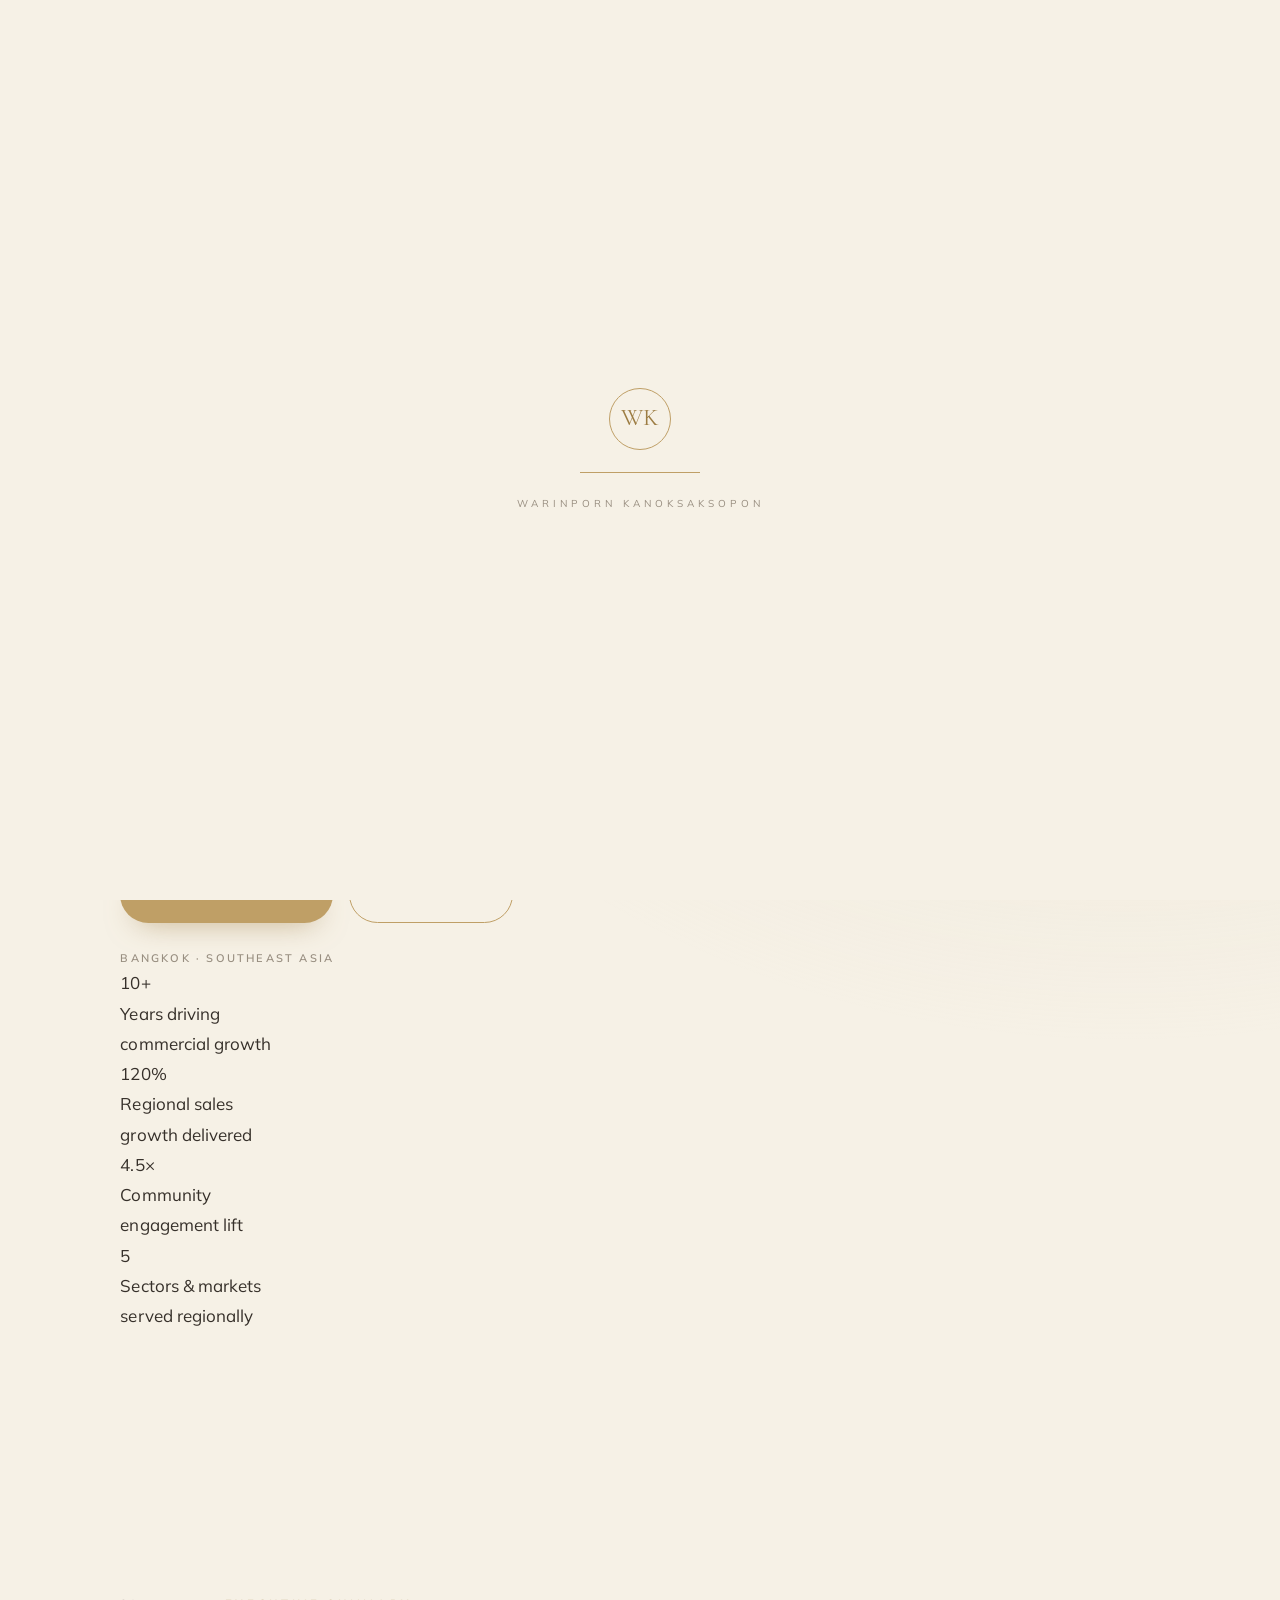
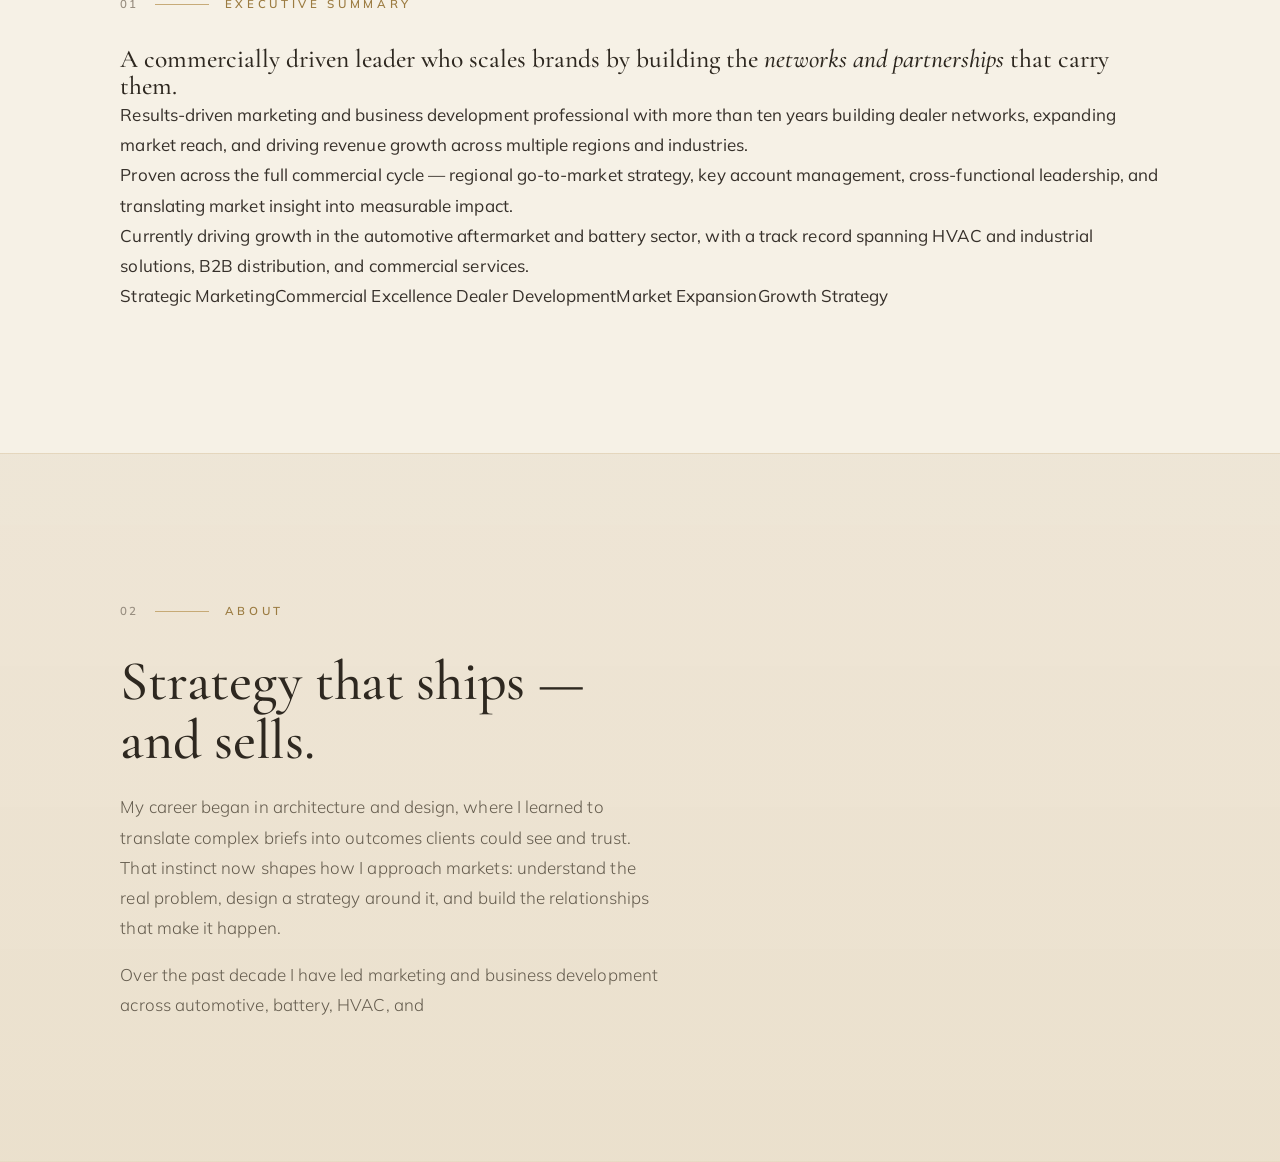
<file: index.html>
<!DOCTYPE html>
<html lang="en">
<head>
<meta charset="UTF-8" />
<meta name="viewport" content="width=device-width, initial-scale=1.0" />
<title>Warinporn Kanoksaksopon — Marketing &amp; Business Development Leader | Automotive, Battery &amp; Industrial</title>
<meta name="description" content="Warinporn Kanoksaksopon is a Marketing &amp; Business Development Leader with 10+ years driving commercial growth across the automotive aftermarket, battery industry, HVAC, and industrial solutions in Southeast Asia." />
<meta name="keywords" content="Warinporn Kanoksaksopon, Marketing Leader, Business Development Leader, Automotive Aftermarket, Battery Industry, AGM, EFB, HVAC, Industrial Solutions, Dealer Development, Market Expansion, Thailand, Southeast Asia" />
<meta name="author" content="Warinporn Kanoksaksopon" />
<meta name="robots" content="index, follow" />
<link rel="canonical" href="https://warinporn.example.com/" />
<link rel="alternate" hreflang="en" href="https://warinporn.example.com/" />
<link rel="alternate" hreflang="th" href="https://warinporn.example.com/th.html" />
<link rel="alternate" hreflang="x-default" href="https://warinporn.example.com/" />
<meta property="og:type" content="profile" />
<meta property="og:title" content="Warinporn Kanoksaksopon — Marketing &amp; Business Development Leader" />
<meta property="og:description" content="Marketing &amp; Business Development Leader across automotive aftermarket, battery, HVAC, and industrial solutions. Strategic growth across Southeast Asia." />
<meta property="og:image" content="profile.jpg" />
<meta property="og:url" content="https://warinporn.example.com/" />
<meta name="twitter:card" content="summary_large_image" />
<meta name="twitter:title" content="Warinporn Kanoksaksopon — Marketing &amp; Business Development Leader" />
<meta name="twitter:description" content="Marketing &amp; Business Development Leader across automotive, battery, HVAC, and industrial solutions in Southeast Asia." />
<meta name="twitter:image" content="profile.jpg" />
<script type="application/ld+json">
{
  "@context": "https://schema.org",
  "@type": "Person",
  "name": "Warinporn Kanoksaksopon",
  "jobTitle": "Marketing & Business Development Leader",
  "email": "mailto:peemaii123@gmail.com",
  "telephone": "+66936592414",
  "url": "https://warinporn.example.com/",
  "address": { "@type": "PostalAddress", "addressLocality": "Bangkok", "addressCountry": "TH" },
  "description": "Marketing & Business Development Leader with 10+ years driving commercial growth across the automotive aftermarket, battery industry, HVAC, and industrial solutions in Southeast Asia.",
  "knowsAbout": ["Strategic Marketing","Business Development","Automotive Aftermarket","Battery Industry","AGM Batteries","EFB Batteries","HVAC","Industrial Solutions","Dealer Development","Market Expansion","Brand Management"],
  "knowsLanguage": ["Thai","English"],
  "alumniOf": { "@type": "CollegeOrUniversity", "name": "Thammasat University" }
}
</script>
<link rel="preconnect" href="https://fonts.googleapis.com">
<link rel="preconnect" href="https://fonts.gstatic.com" crossorigin>
<link href="https://fonts.googleapis.com/css2?family=Cormorant+Garamond:ital,wght@0,400;0,500;0,600;1,400&family=Mulish:wght@300;400;500;600;700&display=swap" rel="stylesheet">
<link rel="stylesheet" href="assets/styles.css">
</head>
<body>
<div id="progress"></div>

<div id="loader" aria-hidden="true">
  <div class="loader-mono">WK</div><div class="loader-line"></div>
  <div class="loader-name">Warinporn Kanoksaksopon</div>
</div>

<header class="site" id="hdr">
  <nav class="nav">
    <a class="brand" href="#top" aria-label="Warinporn Kanoksaksopon — home">
      <span class="monogram">WK</span>
      <span><span class="brand-name">Warinporn Kanoksaksopon</span><span class="brand-role">Marketing &amp; BD Leader</span></span>
    </a>
    <div class="nav-links" id="navLinks">
      <a href="#about">About</a>
      <a href="#expertise">Expertise</a>
      <a href="#journey">Journey</a>
      <a href="#industries">Industries</a>
      <a href="insights.html">Insights</a>
      <a href="#contact">Contact</a>
    </div>
    <div class="lang-switch" role="group" aria-label="Language"><a href="index.html" class="active" aria-current="page">EN</a><a href="th.html" hreflang="th">TH</a></div>
    <button type="button" class="btn btn-gold btn-resume" data-request-resume>Request Resume</button>
    <button class="nav-toggle" id="navToggle" aria-label="Open menu" aria-expanded="false"><span></span><span></span><span></span></button>
  </nav>
</header>

<!-- HERO -->
<section class="hero" id="top">
  <div class="wrap">
    <div class="hero-grid">
      <div class="hero-copy">
        <h1>
          <span class="h1-name reveal"><span class="rule"></span>Warinporn Kanoksaksopon</span>
          <span class="h1-role reveal" data-delay="1">Marketing &amp; Business<br>Development <span class="it">Leader</span></span>
        </h1>
        <p class="hero-position reveal" data-delay="2">Automotive Aftermarket<span class="sep">/</span>Battery Industry<span class="sep">/</span>HVAC<span class="sep">/</span>Industrial Solutions</p>
        <p class="hero-statement reveal" data-delay="2">I build dealer networks, open new markets, and turn brand presence into measurable revenue — partnering with regional leadership to scale commercial performance across Southeast Asia.</p>
        <div class="hero-cta reveal" data-delay="3">
          <a class="btn btn-gold" href="insights.html">Read My Insights</a>
          <a class="btn btn-line" href="#contact">Contact Me</a>
        </div>
        <p class="hero-loc reveal" data-delay="3">Bangkok · Southeast Asia</p>
      </div>
      <div class="photo-col reveal" data-delay="2">
        <div class="portrait">
          <div class="portrait-mat">
            <div class="portrait-inner">
              <div class="portrait-ph">
                <span class="cam" aria-hidden="true"><svg width="26" height="26" viewBox="0 0 24 24" fill="none" stroke="currentColor" stroke-width="1.3"><path d="M3 8.5A2.5 2.5 0 0 1 5.5 6h1.2l.9-1.6A1 1 0 0 1 8.5 4h7a1 1 0 0 1 .9.4L17.3 6h1.2A2.5 2.5 0 0 1 21 8.5v8A2.5 2.5 0 0 1 18.5 19h-13A2.5 2.5 0 0 1 3 16.5v-8Z"/><circle cx="12" cy="12" r="3.4"/></svg></span>
                <span class="pt">Professional Portrait</span><span class="ps">Add profile.jpg</span>
              </div>
              <!-- Add your headshot as profile.jpg beside index.html -->
              <img src="profile.jpg" alt="Warinporn Kanoksaksopon, Marketing &amp; Business Development Leader" onerror="this.style.display='none'">
              <span class="portrait-corner pc-tl"></span><span class="portrait-corner pc-tr"></span>
              <span class="portrait-corner pc-bl"></span><span class="portrait-corner pc-br"></span>
            </div>
          </div>
          <span class="portrait-badge">Open to <b>Regional Leadership</b></span>
        </div>
      </div>
    </div>
    <div class="statband reveal" data-delay="3">
      <div class="stat"><div class="num" data-count="10" data-suffix="+">10<span class="u">+</span></div><div class="lbl">Years driving<br>commercial growth</div></div>
      <div class="stat"><div class="num" data-count="120" data-suffix="%">120<span class="u">%</span></div><div class="lbl">Regional sales<br>growth delivered</div></div>
      <div class="stat"><div class="num" data-count="4.5" data-decimals="1" data-suffix="×">4.5<span class="u">×</span></div><div class="lbl">Community<br>engagement lift</div></div>
      <div class="stat"><div class="num" data-count="5" data-suffix="">5</div><div class="lbl">Sectors &amp; markets<br>served regionally</div></div>
    </div>
  </div>
</section>

<!-- EXECUTIVE SUMMARY -->
<section class="section" id="summary">
  <div class="wrap">
    <span class="eyebrow reveal"><span class="idx">01</span><span class="rule"></span>Executive Summary</span>
    <div class="lede-grid">
      <h2 class="lede-quote reveal">A commercially driven leader who scales brands by building the <em>networks and partnerships</em> that carry them.</h2>
      <div class="lede-body reveal" data-delay="1">
        <p>Results-driven marketing and business development professional with more than ten years building dealer networks, expanding market reach, and driving revenue growth across multiple regions and industries.</p>
        <p>Proven across the full commercial cycle — regional go-to-market strategy, key account management, cross-functional leadership, and translating market insight into measurable impact.</p>
        <p>Currently driving growth in the automotive aftermarket and battery sector, with a track record spanning HVAC and industrial solutions, B2B distribution, and commercial services.</p>
        <div class="tags">
          <span class="tag">Strategic Marketing</span><span class="tag">Commercial Excellence</span>
          <span class="tag">Dealer Development</span><span class="tag">Market Expansion</span><span class="tag">Growth Strategy</span>
        </div>
      </div>
    </div>
  </div>
</section>

<!-- ABOUT -->
<section class="section section--beige" id="about">
  <div class="wrap">
    <span class="eyebrow reveal"><span class="idx">02</span><span class="rule"></span>About</span>
    <div class="lede-grid">
      <div class="reveal">
        <h2 class="section-title">Strategy that ships — and sells.</h2>
        <p style="color:var(--text);font-weight:300;margin-top:22px;max-width:54ch">My career began in architecture and design, where I learned to translate complex briefs into outcomes clients could see and trust. That instinct now shapes how I approach markets: understand the real problem, design a strategy around it, and build the relationships that make it happen.</p>
        <p style="color:var(--text);font-weight:300;margin-top:16px;max-width:54ch">Over the past decade I have led marketing and business development across automotive, battery, HVAC, and
</file>
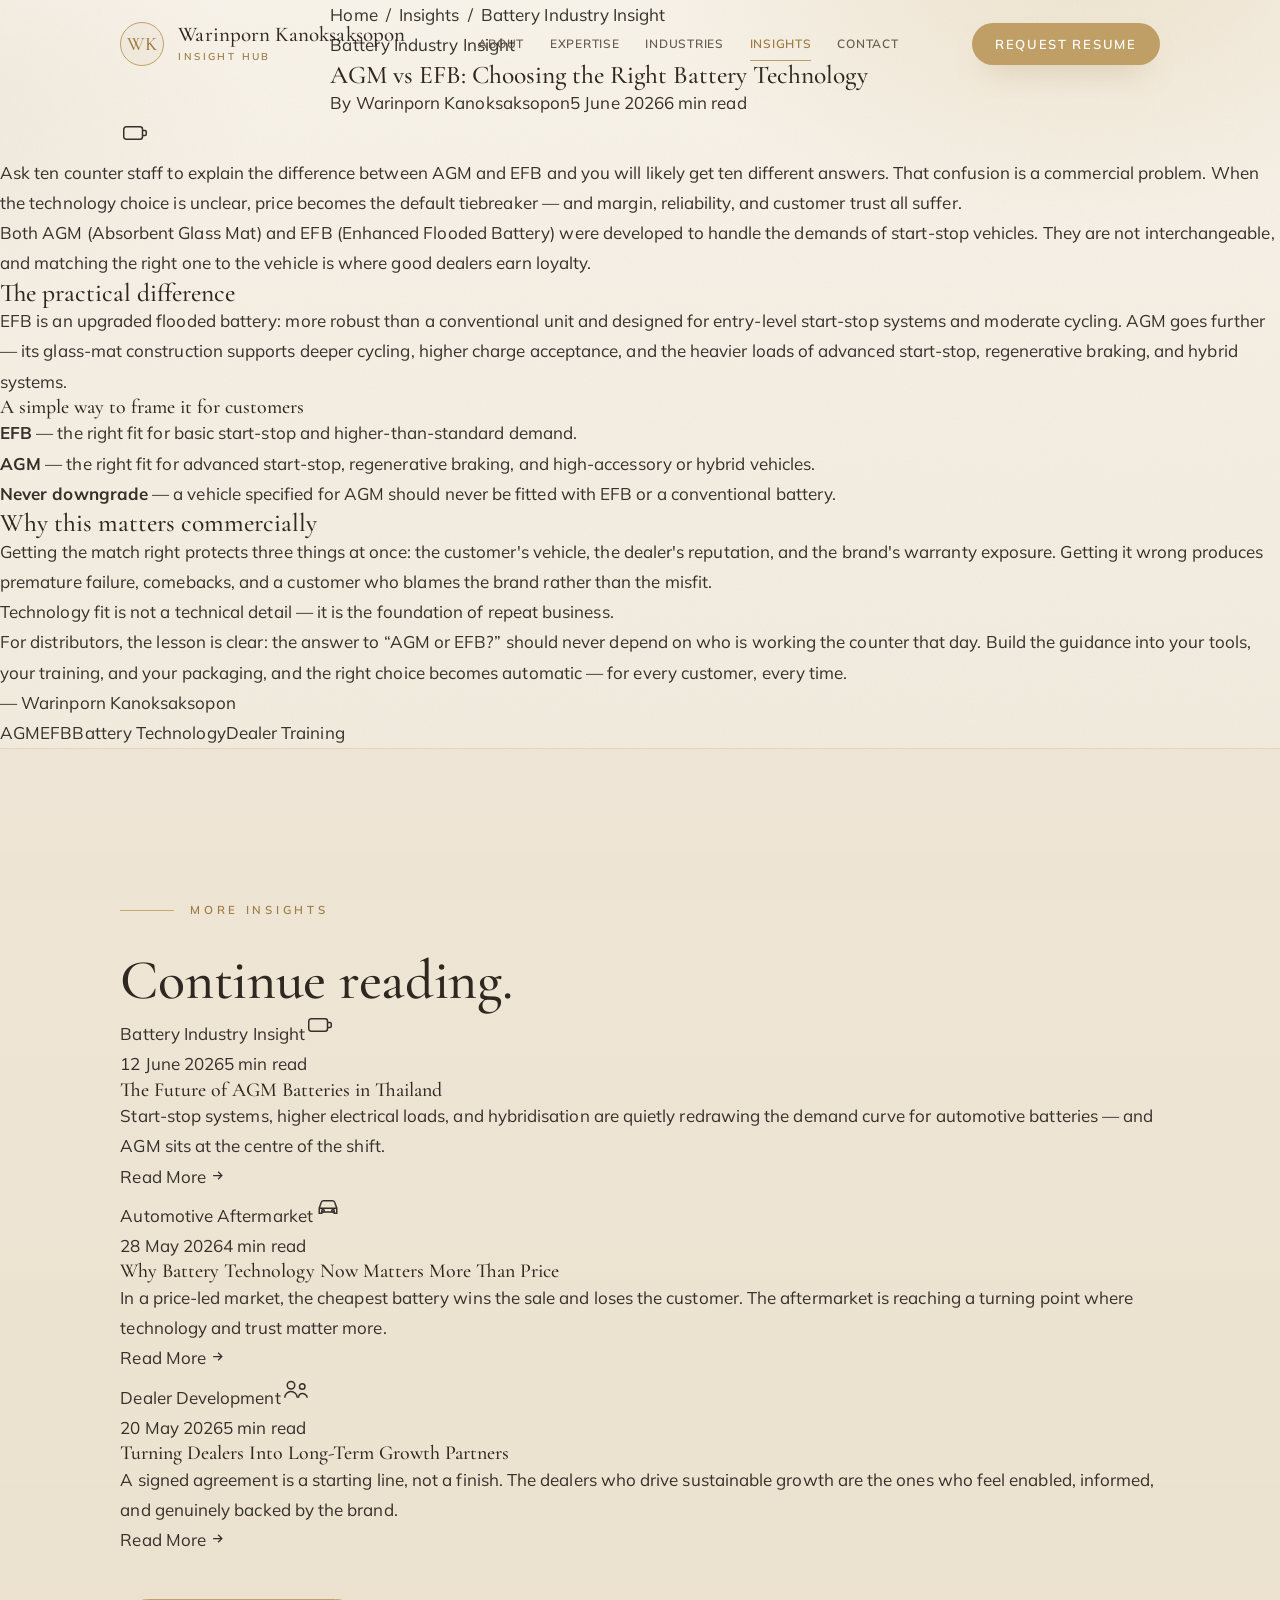
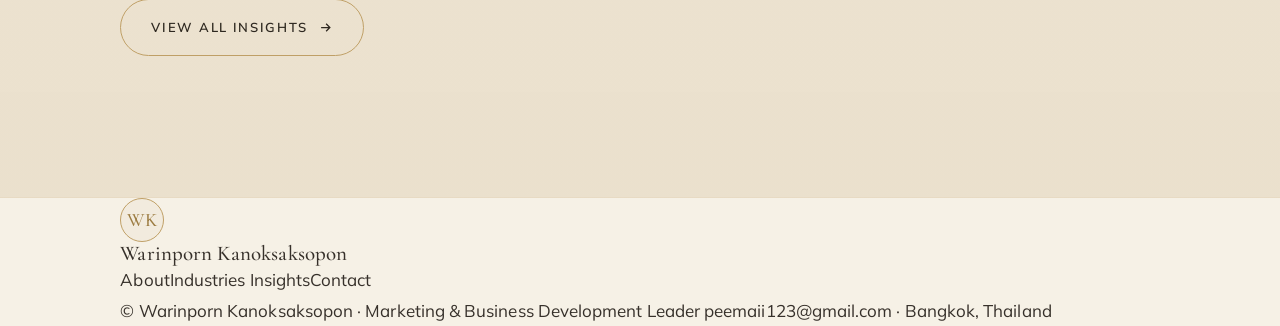
<file: insights/agm-vs-efb-choosing-battery-technology/index.html>
<!DOCTYPE html>
<html lang="en">
<head>
<meta charset="UTF-8" />
<meta name="viewport" content="width=device-width, initial-scale=1.0" />
<title>AGM vs EFB: Choosing the Right Battery Technology | Warinporn Kanoksaksopon</title>
<meta name="description" content="A practical, commercial guide to AGM and EFB batteries — the real differences, how to match the right technology to the vehicle, and why it protects margin and trust." />
<meta name="author" content="Warinporn Kanoksaksopon" />
<meta name="robots" content="index, follow" />
<link rel="canonical" href="https://warinporn.example.com/insights/agm-vs-efb-choosing-battery-technology/" />
<meta property="og:type" content="article" />
<meta property="og:title" content="AGM vs EFB: Choosing the Right Battery Technology" />
<meta property="og:description" content="A practical, commercial guide to AGM and EFB batteries — the real differences, how to match the right technology to the vehicle, and why it protects margin and trust." />
<meta property="og:url" content="https://warinporn.example.com/insights/agm-vs-efb-choosing-battery-technology/" />
<meta property="og:image" content="https://warinporn.example.com/profile.jpg" />
<meta property="article:published_time" content="2026-06-05" />
<meta property="article:section" content="Battery Industry Insight" />
<meta name="twitter:card" content="summary_large_image" />
<meta name="twitter:title" content="AGM vs EFB: Choosing the Right Battery Technology" />
<meta name="twitter:description" content="A practical, commercial guide to AGM and EFB batteries — the real differences, how to match the right technology to the vehicle, and why it protects margin and trust." />
<meta name="twitter:image" content="https://warinporn.example.com/profile.jpg" />
<script type="application/ld+json">
{
  "@context": "https://schema.org",
  "@type": "Article",
  "headline": "AGM vs EFB: Choosing the Right Battery Technology",
  "description": "A practical, commercial guide to AGM and EFB batteries — the real differences, how to match the right technology to the vehicle, and why it protects margin and trust.",
  "datePublished": "2026-06-05",
  "dateModified": "2026-06-05",
  "articleSection": "Battery Industry Insight",
  "keywords": "AGM, EFB, Battery Technology, Dealer Training",
  "author": {
    "@type": "Person",
    "name": "Warinporn Kanoksaksopon",
    "jobTitle": "Marketing & Business Development Leader"
  },
  "publisher": {
    "@type": "Person",
    "name": "Warinporn Kanoksaksopon"
  },
  "mainEntityOfPage": {
    "@type": "WebPage",
    "@id": "https://warinporn.example.com/insights/agm-vs-efb-choosing-battery-technology/"
  },
  "image": "https://warinporn.example.com/profile.jpg"
}
</script>
<link rel="preconnect" href="https://fonts.googleapis.com">
<link rel="preconnect" href="https://fonts.gstatic.com" crossorigin>
<link href="https://fonts.googleapis.com/css2?family=Cormorant+Garamond:ital,wght@0,400;0,500;0,600;1,400&family=Mulish:wght@300;400;500;600;700&display=swap" rel="stylesheet">
<link rel="stylesheet" href="../../assets/styles.css">
</head>
<body>
<div id="progress"></div>

<header class="site" id="hdr">
  <nav class="nav">
    <a class="brand" href="../../index.html" aria-label="Warinporn Kanoksaksopon — home">
      <span class="monogram">WK</span>
      <span><span class="brand-name">Warinporn Kanoksaksopon</span><span class="brand-role">Insight Hub</span></span>
    </a>
    <div class="nav-links" id="navLinks">
      <a href="../../index.html#about">About</a>
      <a href="../../index.html#expertise">Expertise</a>
      <a href="../../index.html#industries">Industries</a>
      <a href="../../insights.html" class="active">Insights</a>
      <a href="../../index.html#contact">Contact</a>
    </div>
    <button type="button" class="btn btn-gold btn-resume" data-request-resume>Request Resume</button>
    <button class="nav-toggle" id="navToggle" aria-label="Open menu" aria-expanded="false"><span></span><span></span><span></span></button>
  </nav>
</header>

<article>
  <header class="article-hero">
    <div class="wrap" style="max-width:var(--maxw-read)">
      <div class="breadcrumb"><a href="../../index.html">Home</a> &nbsp;/&nbsp; <a href="../../insights.html">Insights</a> &nbsp;/&nbsp; Battery Industry Insight</div>
      <div class="article-cat-line">Battery Industry Insight</div>
      <h1 class="article-title">AGM vs EFB: Choosing the Right Battery Technology</h1>
      <div class="article-meta"><span class="by">By Warinporn Kanoksaksopon</span><span class="dotsep"></span>5 June 2026<span class="dotsep"></span>6 min read</div>
    </div>
    <div class="wrap"><div class="article-cover"><span class="ig" aria-hidden="true"><svg width="30" height="30" viewBox="0 0 24 24" fill="none" stroke="currentColor" stroke-width="1.2"><rect x="3" y="7" width="15" height="10" rx="2"/><path d="M18 10h2a1 1 0 0 1 1 1v2a1 1 0 0 1-1 1h-2"/></svg></span></div></div>
  </header>

  <div class="prose">
    <p>Ask ten counter staff to explain the difference between AGM and EFB and you will likely get ten different answers. That confusion is a commercial problem. When the technology choice is unclear, price becomes the default tiebreaker — and margin, reliability, and customer trust all suffer.</p><p>Both AGM (Absorbent Glass Mat) and EFB (Enhanced Flooded Battery) were developed to handle the demands of start-stop vehicles. They are not interchangeable, and matching the right one to the vehicle is where good dealers earn loyalty.</p><h2>The practical difference</h2><p>EFB is an upgraded flooded battery: more robust than a conventional unit and designed for entry-level start-stop systems and moderate cycling. AGM goes further — its glass-mat construction supports deeper cycling, higher charge acceptance, and the heavier loads of advanced start-stop, regenerative braking, and hybrid systems.</p><h3>A simple way to frame it for customers</h3><ul><li><strong>EFB</strong> — the right fit for basic start-stop and higher-than-standard demand.</li><li><strong>AGM</strong> — the right fit for advanced start-stop, regenerative braking, and high-accessory or hybrid vehicles.</li><li><strong>Never downgrade</strong> — a vehicle specified for AGM should never be fitted with EFB or a conventional battery.</li></ul><h2>Why this matters commercially</h2><p>Getting the match right protects three things at once: the customer's vehicle, the dealer's reputation, and the brand's warranty exposure. Getting it wrong produces premature failure, comebacks, and a customer who blames the brand rather than the misfit.</p><blockquote>Technology fit is not a technical detail — it is the foundation of repeat business.</blockquote><p>For distributors, the lesson is clear: the answer to &ldquo;AGM or EFB?&rdquo; should never depend on who is working the counter that day. Build the guidance into your tools, your training, and your packaging, and the right choice becomes automatic — for every customer, every time.</p>
  </div>

  <div class="article-foot">
    <div class="signoff">— Warinporn Kanoksaksopon</div>
    <div class="article-tags"><span class="tag">AGM</span><span class="tag">EFB</span><span class="tag">Battery Technology</span><span class="tag">Dealer Training</span></div>
  </div>
</article>

<section class="section section--beige">
  <div class="wrap">
    <span class="eyebrow"><span class="rule"></span>More Insights</span>
    <h2 class="section-title">Continue reading.</h2>
    <div class="more-grid">
<article class="acard">
      <a class="acard-img" href="../future-of-agm-batteries-in-thailand/" aria-label="The Future of AGM Batteries in Thailand"><span class="acard-cat">Battery Industry Insight</span><span class="ig" aria-hidden="true"><svg width="30" height="30" viewBox="0 0 24 24" fill="none" stroke="currentColor" stroke-width="1.2"><rect x="3" y="7" width="15" height="10" rx="2"/><path d="M18 10h2a1 1 0 0 1 1 1v2a1 1 0 0 1-1 1h-2"/></svg></span></a>
      <div class="acard-body">
        <div class="acard-meta">12 June 2026<span class="dotsep"></span>5 min read</div>
        <h3><a href="../future-of-agm-batteries-in-thailand/">The Future of AGM Batteries in Thailand</a></h3>
        <p>Start-stop systems, higher electrical loads, and hybridisation are quietly redrawing the demand curve for automotive batteries — and AGM sits at the centre of the shift.</p>
        <a class="readmore" href="../future-of-agm-batteries-in-thailand/">Read More <svg width="15" height="15" viewBox="0 0 24 24" fill="none" stroke="currentColor" stroke-width="2"><path d="M5 12h14M13 6l6 6-6 6"/></svg></a>
      </div></article>
<article class="acard">
      <a class="acard-img" href="../battery-technology-matters-more-than-price/" aria-label="Why Battery Technology Now Matters More Than Price"><span class="acard-cat">Automotive Aftermarket</span><span class="ig" aria-hidden="true"><svg width="30" height="30" viewBox="0 0 24 24" fill="none" stroke="currentColor" stroke-width="1.2"><path d="M5 13l1.5-4.5A2 2 0 0 1 8.4 7h7.2a2 2 0 0 1 1.9 1.5L19 13M5 13h14v4h-2v-1H7v1H5v-4Z"/><circle cx="8" cy="15" r="1"/><circle cx="16" cy="15" r="1"/></svg></span></a>
      <div class="acard-body">
        <div class="acard-meta">28 May 2026<span class="dotsep"></span>4 min read</div>
        <h3><a href="../battery-technology-matters-more-than-price/">Why Battery Technology Now Matters More Than Price</a></h3>
        <p>In a price-led market, the cheapest battery wins the sale and loses the customer. The aftermarket is reaching a turning point where technology and trust matter more.</p>
        <a class="readmore" href="../battery-technology-matters-more-than-price/">Read More <svg width="15" height="15" viewBox="0 0 24 24" fill="none" stroke="currentColor" stroke-width="2"><path d="M5 12h14M13 6l6 6-6 6"/></svg></a>
      </div></article>
<article class="acard">
      <a class="acard-img" href="../turning-dealers-into-growth-partners/" aria-label="Turning Dealers Into Long-Term Growth Partners"><span class="acard-cat">Dealer Development</span><span class="ig" aria-hidden="true"><svg width="30" height="30" viewBox="0 0 24 24" fill="none" stroke="currentColor" stroke-width="1.2"><circle cx="8" cy="9" r="3"/><circle cx="17" cy="10" r="2.2"/><path d="M3 19c0-3 2.5-5 5-5s5 2 5 5M14 19c0-2 1.5-3.5 3-3.5s4 1.5 4 3.5"/></svg></span></a>
      <div class="acard-body">
        <div class="acard-meta">20 May 2026<span class="dotsep"></span>5 min read</div>
        <h3><a href="../turning-dealers-into-growth-partners/">Turning Dealers Into Long-Term Growth Partners</a></h3>
        <p>A signed agreement is a starting line, not a finish. The dealers who drive sustainable growth are the ones who feel enabled, informed, and genuinely backed by the brand.</p>
        <a class="readmore" href="../turning-dealers-into-growth-partners/">Read More <svg width="15" height="15" viewBox="0 0 24 24" fill="none" stroke="currentColor" stroke-width="2"><path d="M5 12h14M13 6l6 6-6 6"/></svg></a>
      </div></article>
    </div>
    <div style="margin-top:44px"><a class="btn btn-line" href="../../insights.html">View All Insights <svg width="15" height="15" viewBox="0 0 24 24" fill="none" stroke="currentColor" stroke-width="2"><path d="M5 12h14M13 6l6 6-6 6"/></svg></a></div>
  </div>
</section>

<footer class="site">
  <div class="wrap">
    <div class="foot-top">
      <a class="foot-brand" href="../../index.html"><span class="monogram">WK</span><span class="brand-name">Warinporn Kanoksaksopon</span></a>
      <nav class="foot-nav">
        <a href="../../index.html#about">About</a><a href="../../index.html#industries">Industries</a>
        <a href="../../insights.html">Insights</a><a href="../../index.html#contact">Contact</a>
      </nav>
    </div>
    <div class="foot-bottom">
      <span>© <span id="yr"></span> Warinporn Kanoksaksopon · Marketing &amp; Business Development Leader</span>
      <span><a href="mailto:peemaii123@gmail.com">peemaii123@gmail.com</a> · Bangkok, Thailand</span>
    </div>
  </div>
</footer>

<script src="../../assets/main.js"></script>
</body>
</html>
</file>
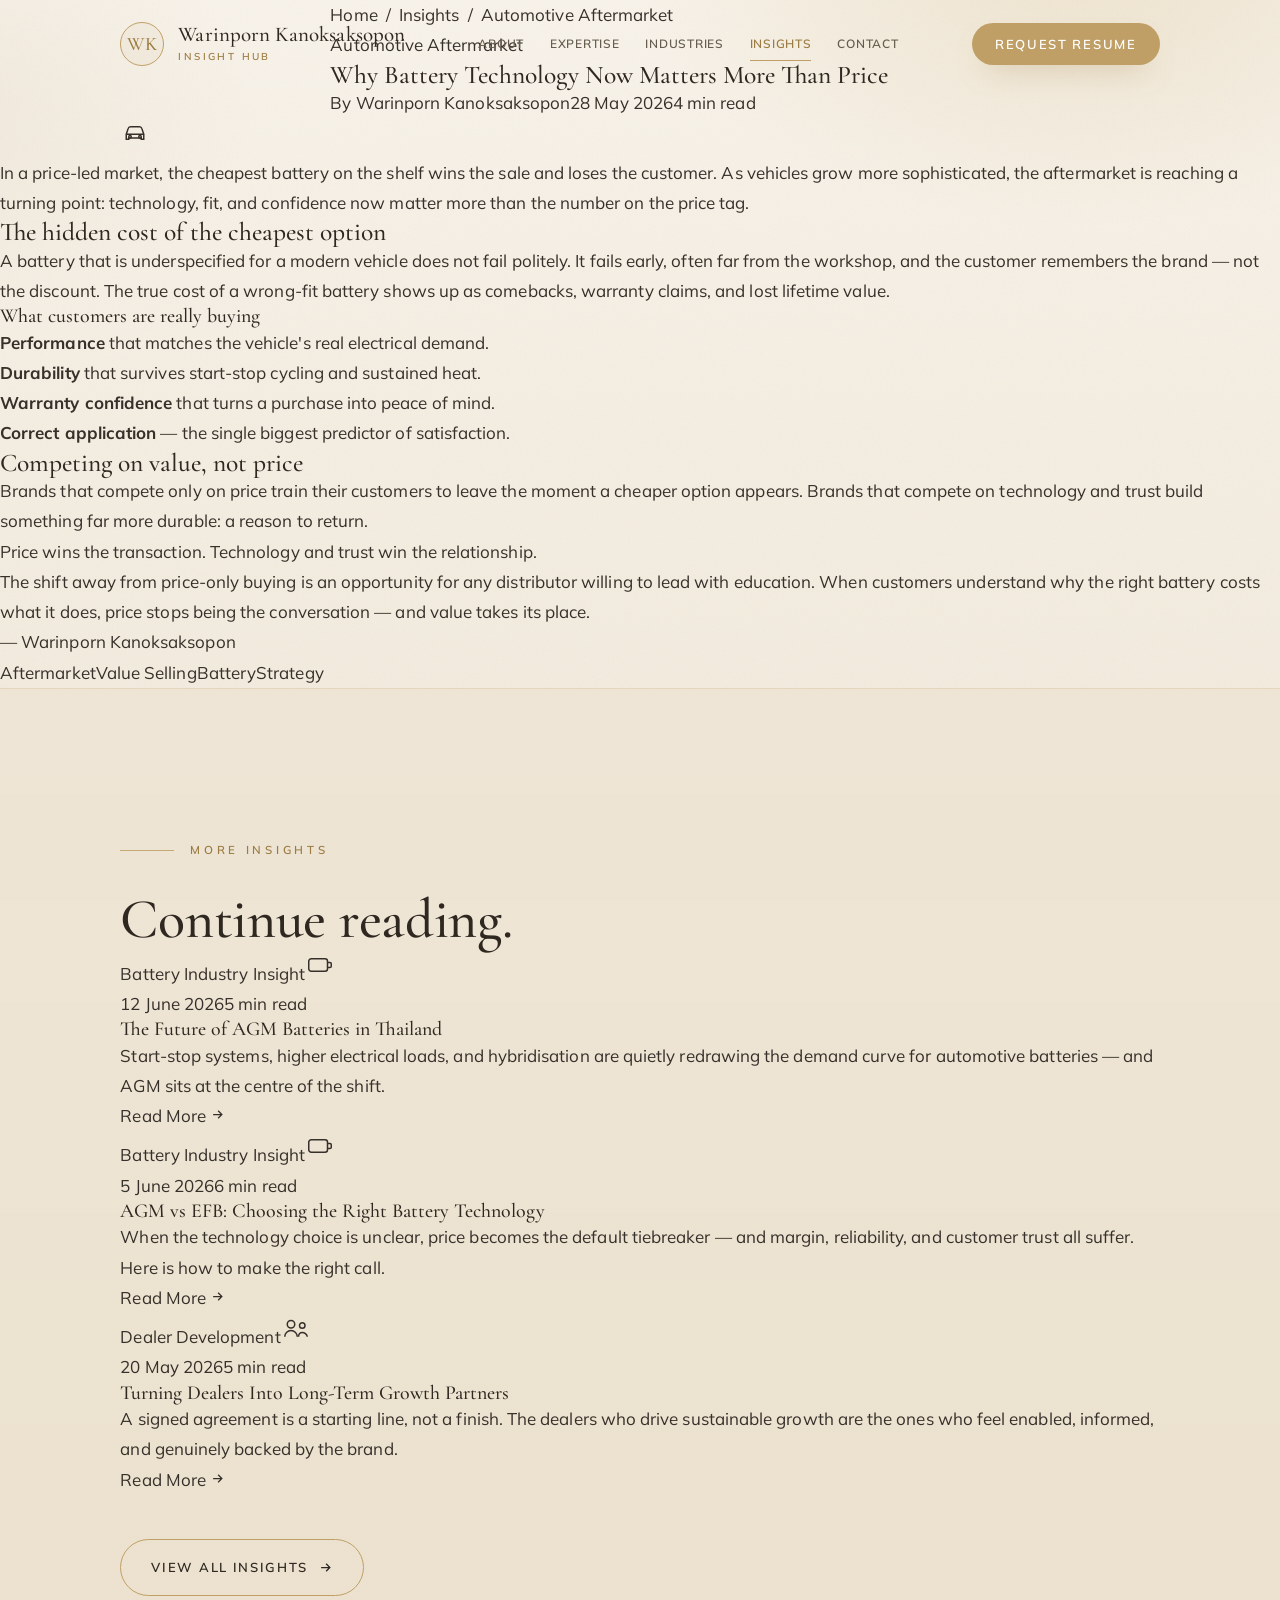
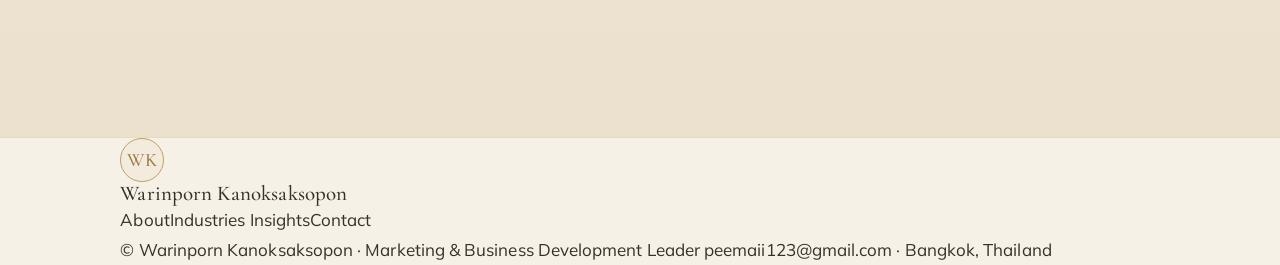
<file: insights/battery-technology-matters-more-than-price/index.html>
<!DOCTYPE html>
<html lang="en">
<head>
<meta charset="UTF-8" />
<meta name="viewport" content="width=device-width, initial-scale=1.0" />
<title>Why Battery Technology Now Matters More Than Price | Warinporn Kanoksaksopon</title>
<meta name="description" content="As vehicles grow more sophisticated, performance, fit, and warranty confidence are overtaking price as the real drivers of value in the automotive aftermarket." />
<meta name="author" content="Warinporn Kanoksaksopon" />
<meta name="robots" content="index, follow" />
<link rel="canonical" href="https://warinporn.example.com/insights/battery-technology-matters-more-than-price/" />
<meta property="og:type" content="article" />
<meta property="og:title" content="Why Battery Technology Now Matters More Than Price" />
<meta property="og:description" content="As vehicles grow more sophisticated, performance, fit, and warranty confidence are overtaking price as the real drivers of value in the automotive aftermarket." />
<meta property="og:url" content="https://warinporn.example.com/insights/battery-technology-matters-more-than-price/" />
<meta property="og:image" content="https://warinporn.example.com/profile.jpg" />
<meta property="article:published_time" content="2026-05-28" />
<meta property="article:section" content="Automotive Aftermarket" />
<meta name="twitter:card" content="summary_large_image" />
<meta name="twitter:title" content="Why Battery Technology Now Matters More Than Price" />
<meta name="twitter:description" content="As vehicles grow more sophisticated, performance, fit, and warranty confidence are overtaking price as the real drivers of value in the automotive aftermarket." />
<meta name="twitter:image" content="https://warinporn.example.com/profile.jpg" />
<script type="application/ld+json">
{
  "@context": "https://schema.org",
  "@type": "Article",
  "headline": "Why Battery Technology Now Matters More Than Price",
  "description": "As vehicles grow more sophisticated, performance, fit, and warranty confidence are overtaking price as the real drivers of value in the automotive aftermarket.",
  "datePublished": "2026-05-28",
  "dateModified": "2026-05-28",
  "articleSection": "Automotive Aftermarket",
  "keywords": "Aftermarket, Value Selling, Battery, Strategy",
  "author": {
    "@type": "Person",
    "name": "Warinporn Kanoksaksopon",
    "jobTitle": "Marketing & Business Development Leader"
  },
  "publisher": {
    "@type": "Person",
    "name": "Warinporn Kanoksaksopon"
  },
  "mainEntityOfPage": {
    "@type": "WebPage",
    "@id": "https://warinporn.example.com/insights/battery-technology-matters-more-than-price/"
  },
  "image": "https://warinporn.example.com/profile.jpg"
}
</script>
<link rel="preconnect" href="https://fonts.googleapis.com">
<link rel="preconnect" href="https://fonts.gstatic.com" crossorigin>
<link href="https://fonts.googleapis.com/css2?family=Cormorant+Garamond:ital,wght@0,400;0,500;0,600;1,400&family=Mulish:wght@300;400;500;600;700&display=swap" rel="stylesheet">
<link rel="stylesheet" href="../../assets/styles.css">
</head>
<body>
<div id="progress"></div>

<header class="site" id="hdr">
  <nav class="nav">
    <a class="brand" href="../../index.html" aria-label="Warinporn Kanoksaksopon — home">
      <span class="monogram">WK</span>
      <span><span class="brand-name">Warinporn Kanoksaksopon</span><span class="brand-role">Insight Hub</span></span>
    </a>
    <div class="nav-links" id="navLinks">
      <a href="../../index.html#about">About</a>
      <a href="../../index.html#expertise">Expertise</a>
      <a href="../../index.html#industries">Industries</a>
      <a href="../../insights.html" class="active">Insights</a>
      <a href="../../index.html#contact">Contact</a>
    </div>
    <button type="button" class="btn btn-gold btn-resume" data-request-resume>Request Resume</button>
    <button class="nav-toggle" id="navToggle" aria-label="Open menu" aria-expanded="false"><span></span><span></span><span></span></button>
  </nav>
</header>

<article>
  <header class="article-hero">
    <div class="wrap" style="max-width:var(--maxw-read)">
      <div class="breadcrumb"><a href="../../index.html">Home</a> &nbsp;/&nbsp; <a href="../../insights.html">Insights</a> &nbsp;/&nbsp; Automotive Aftermarket</div>
      <div class="article-cat-line">Automotive Aftermarket</div>
      <h1 class="article-title">Why Battery Technology Now Matters More Than Price</h1>
      <div class="article-meta"><span class="by">By Warinporn Kanoksaksopon</span><span class="dotsep"></span>28 May 2026<span class="dotsep"></span>4 min read</div>
    </div>
    <div class="wrap"><div class="article-cover"><span class="ig" aria-hidden="true"><svg width="30" height="30" viewBox="0 0 24 24" fill="none" stroke="currentColor" stroke-width="1.2"><path d="M5 13l1.5-4.5A2 2 0 0 1 8.4 7h7.2a2 2 0 0 1 1.9 1.5L19 13M5 13h14v4h-2v-1H7v1H5v-4Z"/><circle cx="8" cy="15" r="1"/><circle cx="16" cy="15" r="1"/></svg></span></div></div>
  </header>

  <div class="prose">
    <p>In a price-led market, the cheapest battery on the shelf wins the sale and loses the customer. As vehicles grow more sophisticated, the aftermarket is reaching a turning point: technology, fit, and confidence now matter more than the number on the price tag.</p><h2>The hidden cost of the cheapest option</h2><p>A battery that is underspecified for a modern vehicle does not fail politely. It fails early, often far from the workshop, and the customer remembers the brand — not the discount. The true cost of a wrong-fit battery shows up as comebacks, warranty claims, and lost lifetime value.</p><h3>What customers are really buying</h3><ul><li><strong>Performance</strong> that matches the vehicle's real electrical demand.</li><li><strong>Durability</strong> that survives start-stop cycling and sustained heat.</li><li><strong>Warranty confidence</strong> that turns a purchase into peace of mind.</li><li><strong>Correct application</strong> — the single biggest predictor of satisfaction.</li></ul><h2>Competing on value, not price</h2><p>Brands that compete only on price train their customers to leave the moment a cheaper option appears. Brands that compete on technology and trust build something far more durable: a reason to return.</p><blockquote>Price wins the transaction. Technology and trust win the relationship.</blockquote><p>The shift away from price-only buying is an opportunity for any distributor willing to lead with education. When customers understand why the right battery costs what it does, price stops being the conversation — and value takes its place.</p>
  </div>

  <div class="article-foot">
    <div class="signoff">— Warinporn Kanoksaksopon</div>
    <div class="article-tags"><span class="tag">Aftermarket</span><span class="tag">Value Selling</span><span class="tag">Battery</span><span class="tag">Strategy</span></div>
  </div>
</article>

<section class="section section--beige">
  <div class="wrap">
    <span class="eyebrow"><span class="rule"></span>More Insights</span>
    <h2 class="section-title">Continue reading.</h2>
    <div class="more-grid">
<article class="acard">
      <a class="acard-img" href="../future-of-agm-batteries-in-thailand/" aria-label="The Future of AGM Batteries in Thailand"><span class="acard-cat">Battery Industry Insight</span><span class="ig" aria-hidden="true"><svg width="30" height="30" viewBox="0 0 24 24" fill="none" stroke="currentColor" stroke-width="1.2"><rect x="3" y="7" width="15" height="10" rx="2"/><path d="M18 10h2a1 1 0 0 1 1 1v2a1 1 0 0 1-1 1h-2"/></svg></span></a>
      <div class="acard-body">
        <div class="acard-meta">12 June 2026<span class="dotsep"></span>5 min read</div>
        <h3><a href="../future-of-agm-batteries-in-thailand/">The Future of AGM Batteries in Thailand</a></h3>
        <p>Start-stop systems, higher electrical loads, and hybridisation are quietly redrawing the demand curve for automotive batteries — and AGM sits at the centre of the shift.</p>
        <a class="readmore" href="../future-of-agm-batteries-in-thailand/">Read More <svg width="15" height="15" viewBox="0 0 24 24" fill="none" stroke="currentColor" stroke-width="2"><path d="M5 12h14M13 6l6 6-6 6"/></svg></a>
      </div></article>
<article class="acard">
      <a class="acard-img" href="../agm-vs-efb-choosing-battery-technology/" aria-label="AGM vs EFB: Choosing the Right Battery Technology"><span class="acard-cat">Battery Industry Insight</span><span class="ig" aria-hidden="true"><svg width="30" height="30" viewBox="0 0 24 24" fill="none" stroke="currentColor" stroke-width="1.2"><rect x="3" y="7" width="15" height="10" rx="2"/><path d="M18 10h2a1 1 0 0 1 1 1v2a1 1 0 0 1-1 1h-2"/></svg></span></a>
      <div class="acard-body">
        <div class="acard-meta">5 June 2026<span class="dotsep"></span>6 min read</div>
        <h3><a href="../agm-vs-efb-choosing-battery-technology/">AGM vs EFB: Choosing the Right Battery Technology</a></h3>
        <p>When the technology choice is unclear, price becomes the default tiebreaker — and margin, reliability, and customer trust all suffer. Here is how to make the right call.</p>
        <a class="readmore" href="../agm-vs-efb-choosing-battery-technology/">Read More <svg width="15" height="15" viewBox="0 0 24 24" fill="none" stroke="currentColor" stroke-width="2"><path d="M5 12h14M13 6l6 6-6 6"/></svg></a>
      </div></article>
<article class="acard">
      <a class="acard-img" href="../turning-dealers-into-growth-partners/" aria-label="Turning Dealers Into Long-Term Growth Partners"><span class="acard-cat">Dealer Development</span><span class="ig" aria-hidden="true"><svg width="30" height="30" viewBox="0 0 24 24" fill="none" stroke="currentColor" stroke-width="1.2"><circle cx="8" cy="9" r="3"/><circle cx="17" cy="10" r="2.2"/><path d="M3 19c0-3 2.5-5 5-5s5 2 5 5M14 19c0-2 1.5-3.5 3-3.5s4 1.5 4 3.5"/></svg></span></a>
      <div class="acard-body">
        <div class="acard-meta">20 May 2026<span class="dotsep"></span>5 min read</div>
        <h3><a href="../turning-dealers-into-growth-partners/">Turning Dealers Into Long-Term Growth Partners</a></h3>
        <p>A signed agreement is a starting line, not a finish. The dealers who drive sustainable growth are the ones who feel enabled, informed, and genuinely backed by the brand.</p>
        <a class="readmore" href="../turning-dealers-into-growth-partners/">Read More <svg width="15" height="15" viewBox="0 0 24 24" fill="none" stroke="currentColor" stroke-width="2"><path d="M5 12h14M13 6l6 6-6 6"/></svg></a>
      </div></article>
    </div>
    <div style="margin-top:44px"><a class="btn btn-line" href="../../insights.html">View All Insights <svg width="15" height="15" viewBox="0 0 24 24" fill="none" stroke="currentColor" stroke-width="2"><path d="M5 12h14M13 6l6 6-6 6"/></svg></a></div>
  </div>
</section>

<footer class="site">
  <div class="wrap">
    <div class="foot-top">
      <a class="foot-brand" href="../../index.html"><span class="monogram">WK</span><span class="brand-name">Warinporn Kanoksaksopon</span></a>
      <nav class="foot-nav">
        <a href="../../index.html#about">About</a><a href="../../index.html#industries">Industries</a>
        <a href="../../insights.html">Insights</a><a href="../../index.html#contact">Contact</a>
      </nav>
    </div>
    <div class="foot-bottom">
      <span>© <span id="yr"></span> Warinporn Kanoksaksopon · Marketing &amp; Business Development Leader</span>
      <span><a href="mailto:peemaii123@gmail.com">peemaii123@gmail.com</a> · Bangkok, Thailand</span>
    </div>
  </div>
</footer>

<script src="../../assets/main.js"></script>
</body>
</html>
</file>
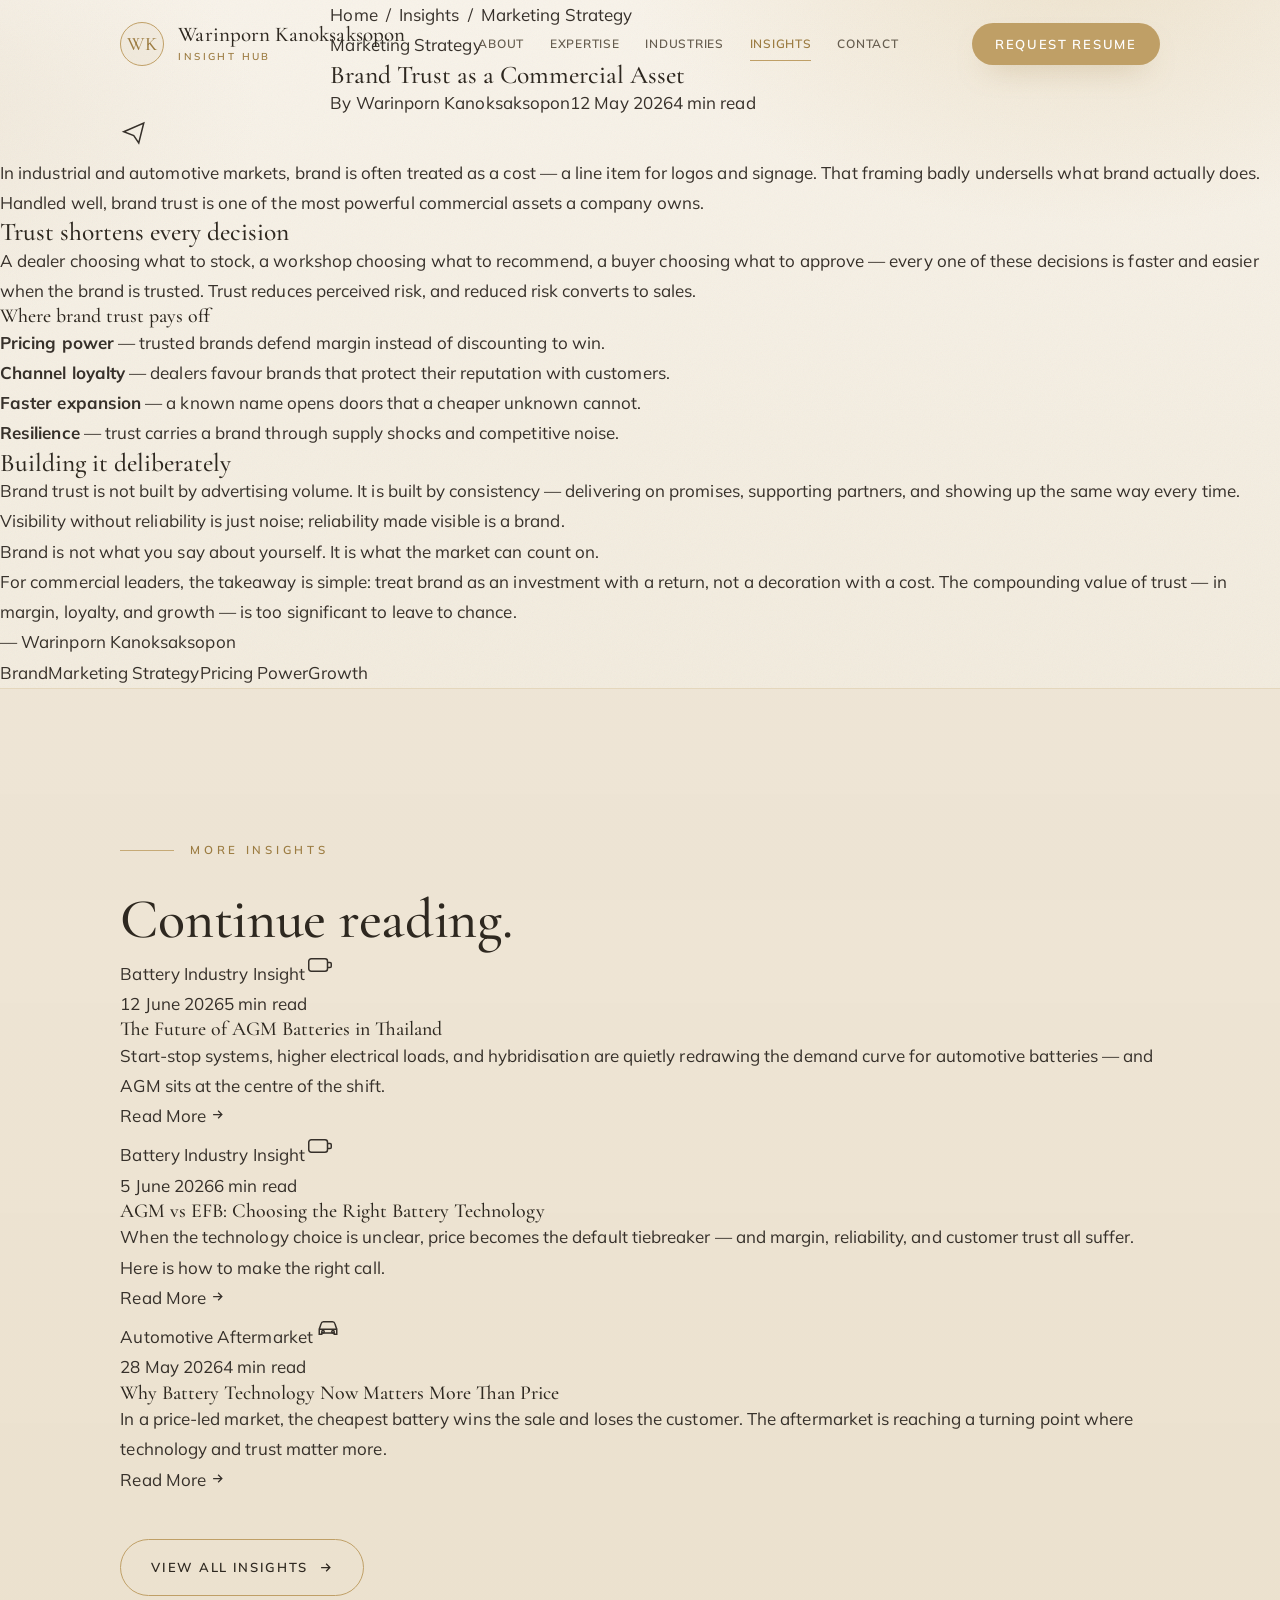
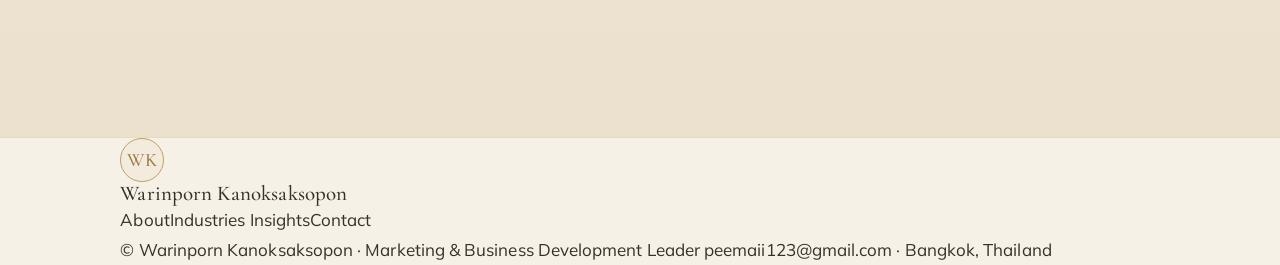
<file: insights/brand-trust-as-a-commercial-asset/index.html>
<!DOCTYPE html>
<html lang="en">
<head>
<meta charset="UTF-8" />
<meta name="viewport" content="width=device-width, initial-scale=1.0" />
<title>Brand Trust as a Commercial Asset | Warinporn Kanoksaksopon</title>
<meta name="description" content="In industrial and automotive markets, brand trust is one of the most powerful commercial assets a company owns — defending margin, loyalty, and faster expansion." />
<meta name="author" content="Warinporn Kanoksaksopon" />
<meta name="robots" content="index, follow" />
<link rel="canonical" href="https://warinporn.example.com/insights/brand-trust-as-a-commercial-asset/" />
<meta property="og:type" content="article" />
<meta property="og:title" content="Brand Trust as a Commercial Asset" />
<meta property="og:description" content="In industrial and automotive markets, brand trust is one of the most powerful commercial assets a company owns — defending margin, loyalty, and faster expansion." />
<meta property="og:url" content="https://warinporn.example.com/insights/brand-trust-as-a-commercial-asset/" />
<meta property="og:image" content="https://warinporn.example.com/profile.jpg" />
<meta property="article:published_time" content="2026-05-12" />
<meta property="article:section" content="Marketing Strategy" />
<meta name="twitter:card" content="summary_large_image" />
<meta name="twitter:title" content="Brand Trust as a Commercial Asset" />
<meta name="twitter:description" content="In industrial and automotive markets, brand trust is one of the most powerful commercial assets a company owns — defending margin, loyalty, and faster expansion." />
<meta name="twitter:image" content="https://warinporn.example.com/profile.jpg" />
<script type="application/ld+json">
{
  "@context": "https://schema.org",
  "@type": "Article",
  "headline": "Brand Trust as a Commercial Asset",
  "description": "In industrial and automotive markets, brand trust is one of the most powerful commercial assets a company owns — defending margin, loyalty, and faster expansion.",
  "datePublished": "2026-05-12",
  "dateModified": "2026-05-12",
  "articleSection": "Marketing Strategy",
  "keywords": "Brand, Marketing Strategy, Pricing Power, Growth",
  "author": {
    "@type": "Person",
    "name": "Warinporn Kanoksaksopon",
    "jobTitle": "Marketing & Business Development Leader"
  },
  "publisher": {
    "@type": "Person",
    "name": "Warinporn Kanoksaksopon"
  },
  "mainEntityOfPage": {
    "@type": "WebPage",
    "@id": "https://warinporn.example.com/insights/brand-trust-as-a-commercial-asset/"
  },
  "image": "https://warinporn.example.com/profile.jpg"
}
</script>
<link rel="preconnect" href="https://fonts.googleapis.com">
<link rel="preconnect" href="https://fonts.gstatic.com" crossorigin>
<link href="https://fonts.googleapis.com/css2?family=Cormorant+Garamond:ital,wght@0,400;0,500;0,600;1,400&family=Mulish:wght@300;400;500;600;700&display=swap" rel="stylesheet">
<link rel="stylesheet" href="../../assets/styles.css">
</head>
<body>
<div id="progress"></div>

<header class="site" id="hdr">
  <nav class="nav">
    <a class="brand" href="../../index.html" aria-label="Warinporn Kanoksaksopon — home">
      <span class="monogram">WK</span>
      <span><span class="brand-name">Warinporn Kanoksaksopon</span><span class="brand-role">Insight Hub</span></span>
    </a>
    <div class="nav-links" id="navLinks">
      <a href="../../index.html#about">About</a>
      <a href="../../index.html#expertise">Expertise</a>
      <a href="../../index.html#industries">Industries</a>
      <a href="../../insights.html" class="active">Insights</a>
      <a href="../../index.html#contact">Contact</a>
    </div>
    <button type="button" class="btn btn-gold btn-resume" data-request-resume>Request Resume</button>
    <button class="nav-toggle" id="navToggle" aria-label="Open menu" aria-expanded="false"><span></span><span></span><span></span></button>
  </nav>
</header>

<article>
  <header class="article-hero">
    <div class="wrap" style="max-width:var(--maxw-read)">
      <div class="breadcrumb"><a href="../../index.html">Home</a> &nbsp;/&nbsp; <a href="../../insights.html">Insights</a> &nbsp;/&nbsp; Marketing Strategy</div>
      <div class="article-cat-line">Marketing Strategy</div>
      <h1 class="article-title">Brand Trust as a Commercial Asset</h1>
      <div class="article-meta"><span class="by">By Warinporn Kanoksaksopon</span><span class="dotsep"></span>12 May 2026<span class="dotsep"></span>4 min read</div>
    </div>
    <div class="wrap"><div class="article-cover"><span class="ig" aria-hidden="true"><svg width="30" height="30" viewBox="0 0 24 24" fill="none" stroke="currentColor" stroke-width="1.2"><path d="M3 11l16-7-4 16-4-6-8-3Z"/></svg></span></div></div>
  </header>

  <div class="prose">
    <p>In industrial and automotive markets, brand is often treated as a cost — a line item for logos and signage. That framing badly undersells what brand actually does. Handled well, brand trust is one of the most powerful commercial assets a company owns.</p><h2>Trust shortens every decision</h2><p>A dealer choosing what to stock, a workshop choosing what to recommend, a buyer choosing what to approve — every one of these decisions is faster and easier when the brand is trusted. Trust reduces perceived risk, and reduced risk converts to sales.</p><h3>Where brand trust pays off</h3><ul><li><strong>Pricing power</strong> — trusted brands defend margin instead of discounting to win.</li><li><strong>Channel loyalty</strong> — dealers favour brands that protect their reputation with customers.</li><li><strong>Faster expansion</strong> — a known name opens doors that a cheaper unknown cannot.</li><li><strong>Resilience</strong> — trust carries a brand through supply shocks and competitive noise.</li></ul><h2>Building it deliberately</h2><p>Brand trust is not built by advertising volume. It is built by consistency — delivering on promises, supporting partners, and showing up the same way every time. Visibility without reliability is just noise; reliability made visible is a brand.</p><blockquote>Brand is not what you say about yourself. It is what the market can count on.</blockquote><p>For commercial leaders, the takeaway is simple: treat brand as an investment with a return, not a decoration with a cost. The compounding value of trust — in margin, loyalty, and growth — is too significant to leave to chance.</p>
  </div>

  <div class="article-foot">
    <div class="signoff">— Warinporn Kanoksaksopon</div>
    <div class="article-tags"><span class="tag">Brand</span><span class="tag">Marketing Strategy</span><span class="tag">Pricing Power</span><span class="tag">Growth</span></div>
  </div>
</article>

<section class="section section--beige">
  <div class="wrap">
    <span class="eyebrow"><span class="rule"></span>More Insights</span>
    <h2 class="section-title">Continue reading.</h2>
    <div class="more-grid">
<article class="acard">
      <a class="acard-img" href="../future-of-agm-batteries-in-thailand/" aria-label="The Future of AGM Batteries in Thailand"><span class="acard-cat">Battery Industry Insight</span><span class="ig" aria-hidden="true"><svg width="30" height="30" viewBox="0 0 24 24" fill="none" stroke="currentColor" stroke-width="1.2"><rect x="3" y="7" width="15" height="10" rx="2"/><path d="M18 10h2a1 1 0 0 1 1 1v2a1 1 0 0 1-1 1h-2"/></svg></span></a>
      <div class="acard-body">
        <div class="acard-meta">12 June 2026<span class="dotsep"></span>5 min read</div>
        <h3><a href="../future-of-agm-batteries-in-thailand/">The Future of AGM Batteries in Thailand</a></h3>
        <p>Start-stop systems, higher electrical loads, and hybridisation are quietly redrawing the demand curve for automotive batteries — and AGM sits at the centre of the shift.</p>
        <a class="readmore" href="../future-of-agm-batteries-in-thailand/">Read More <svg width="15" height="15" viewBox="0 0 24 24" fill="none" stroke="currentColor" stroke-width="2"><path d="M5 12h14M13 6l6 6-6 6"/></svg></a>
      </div></article>
<article class="acard">
      <a class="acard-img" href="../agm-vs-efb-choosing-battery-technology/" aria-label="AGM vs EFB: Choosing the Right Battery Technology"><span class="acard-cat">Battery Industry Insight</span><span class="ig" aria-hidden="true"><svg width="30" height="30" viewBox="0 0 24 24" fill="none" stroke="currentColor" stroke-width="1.2"><rect x="3" y="7" width="15" height="10" rx="2"/><path d="M18 10h2a1 1 0 0 1 1 1v2a1 1 0 0 1-1 1h-2"/></svg></span></a>
      <div class="acard-body">
        <div class="acard-meta">5 June 2026<span class="dotsep"></span>6 min read</div>
        <h3><a href="../agm-vs-efb-choosing-battery-technology/">AGM vs EFB: Choosing the Right Battery Technology</a></h3>
        <p>When the technology choice is unclear, price becomes the default tiebreaker — and margin, reliability, and customer trust all suffer. Here is how to make the right call.</p>
        <a class="readmore" href="../agm-vs-efb-choosing-battery-technology/">Read More <svg width="15" height="15" viewBox="0 0 24 24" fill="none" stroke="currentColor" stroke-width="2"><path d="M5 12h14M13 6l6 6-6 6"/></svg></a>
      </div></article>
<article class="acard">
      <a class="acard-img" href="../battery-technology-matters-more-than-price/" aria-label="Why Battery Technology Now Matters More Than Price"><span class="acard-cat">Automotive Aftermarket</span><span class="ig" aria-hidden="true"><svg width="30" height="30" viewBox="0 0 24 24" fill="none" stroke="currentColor" stroke-width="1.2"><path d="M5 13l1.5-4.5A2 2 0 0 1 8.4 7h7.2a2 2 0 0 1 1.9 1.5L19 13M5 13h14v4h-2v-1H7v1H5v-4Z"/><circle cx="8" cy="15" r="1"/><circle cx="16" cy="15" r="1"/></svg></span></a>
      <div class="acard-body">
        <div class="acard-meta">28 May 2026<span class="dotsep"></span>4 min read</div>
        <h3><a href="../battery-technology-matters-more-than-price/">Why Battery Technology Now Matters More Than Price</a></h3>
        <p>In a price-led market, the cheapest battery wins the sale and loses the customer. The aftermarket is reaching a turning point where technology and trust matter more.</p>
        <a class="readmore" href="../battery-technology-matters-more-than-price/">Read More <svg width="15" height="15" viewBox="0 0 24 24" fill="none" stroke="currentColor" stroke-width="2"><path d="M5 12h14M13 6l6 6-6 6"/></svg></a>
      </div></article>
    </div>
    <div style="margin-top:44px"><a class="btn btn-line" href="../../insights.html">View All Insights <svg width="15" height="15" viewBox="0 0 24 24" fill="none" stroke="currentColor" stroke-width="2"><path d="M5 12h14M13 6l6 6-6 6"/></svg></a></div>
  </div>
</section>

<footer class="site">
  <div class="wrap">
    <div class="foot-top">
      <a class="foot-brand" href="../../index.html"><span class="monogram">WK</span><span class="brand-name">Warinporn Kanoksaksopon</span></a>
      <nav class="foot-nav">
        <a href="../../index.html#about">About</a><a href="../../index.html#industries">Industries</a>
        <a href="../../insights.html">Insights</a><a href="../../index.html#contact">Contact</a>
      </nav>
    </div>
    <div class="foot-bottom">
      <span>© <span id="yr"></span> Warinporn Kanoksaksopon · Marketing &amp; Business Development Leader</span>
      <span><a href="mailto:peemaii123@gmail.com">peemaii123@gmail.com</a> · Bangkok, Thailand</span>
    </div>
  </div>
</footer>

<script src="../../assets/main.js"></script>
</body>
</html>
</file>
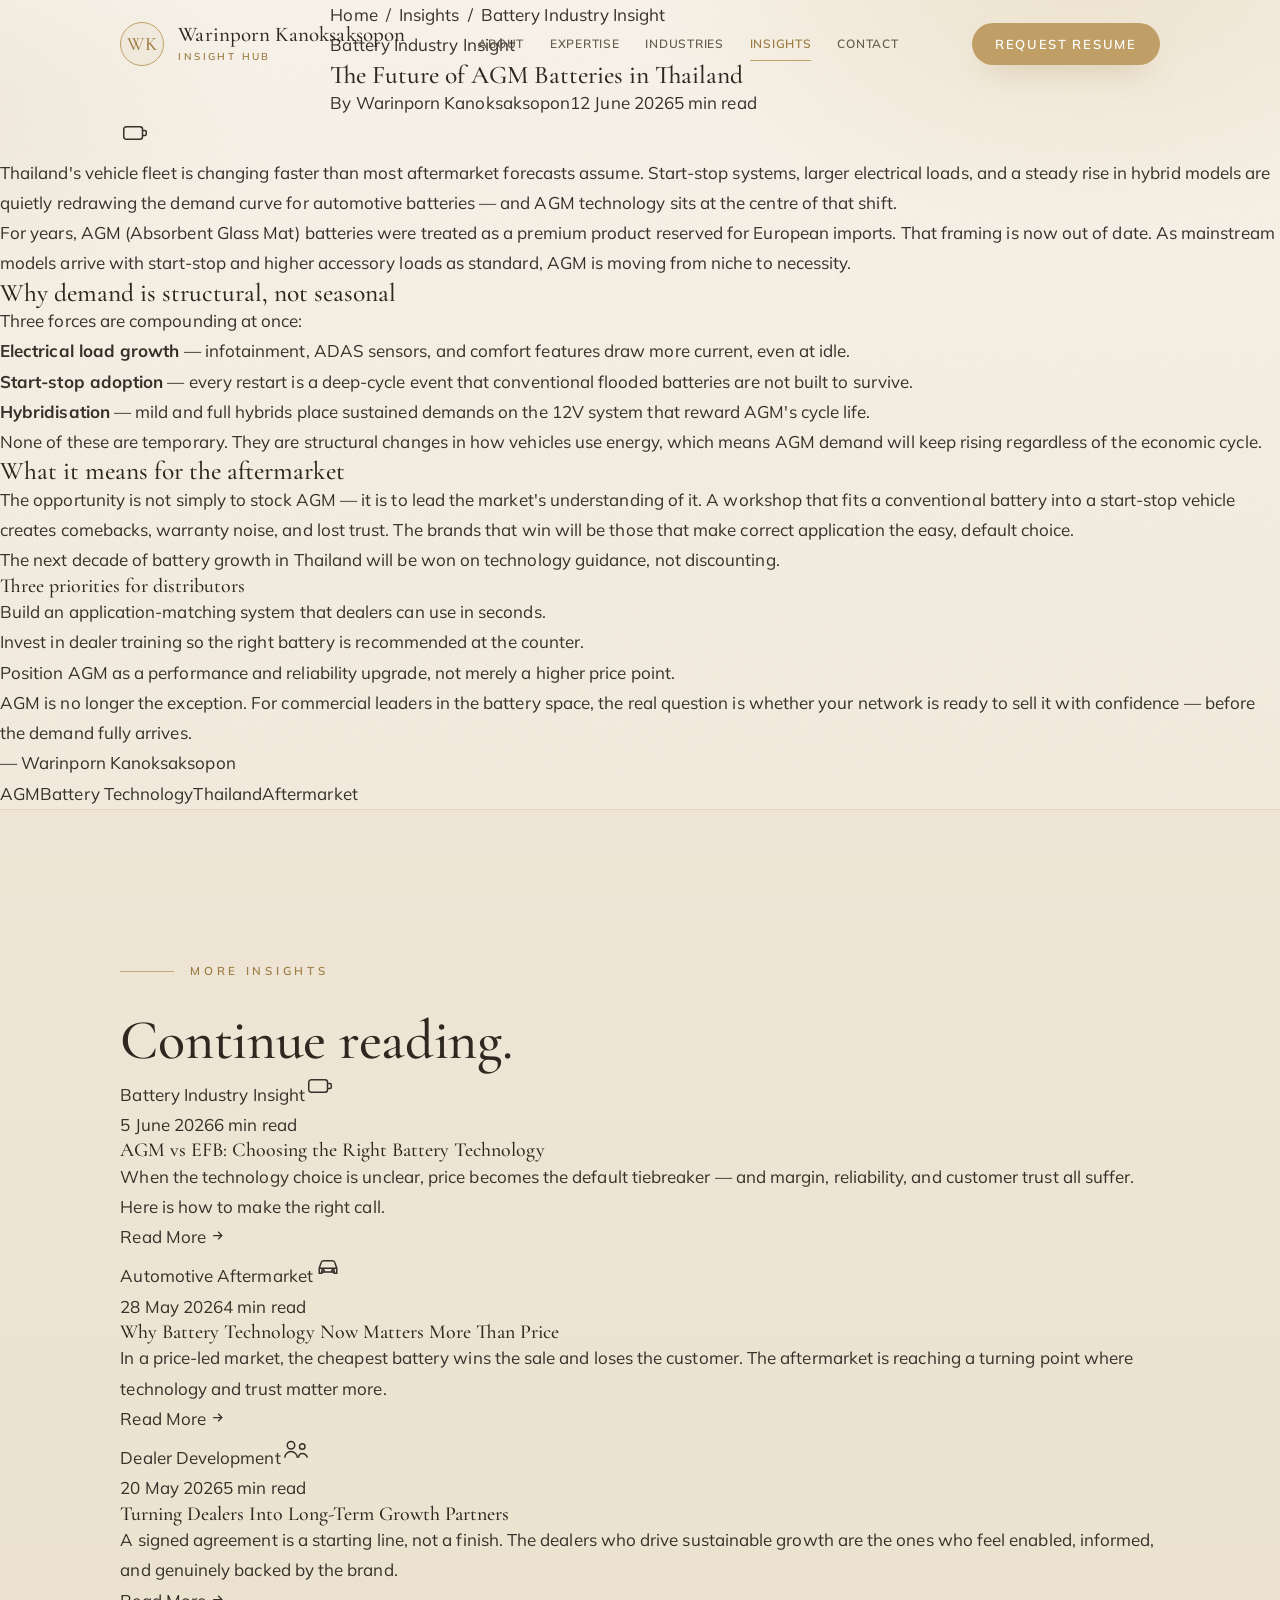
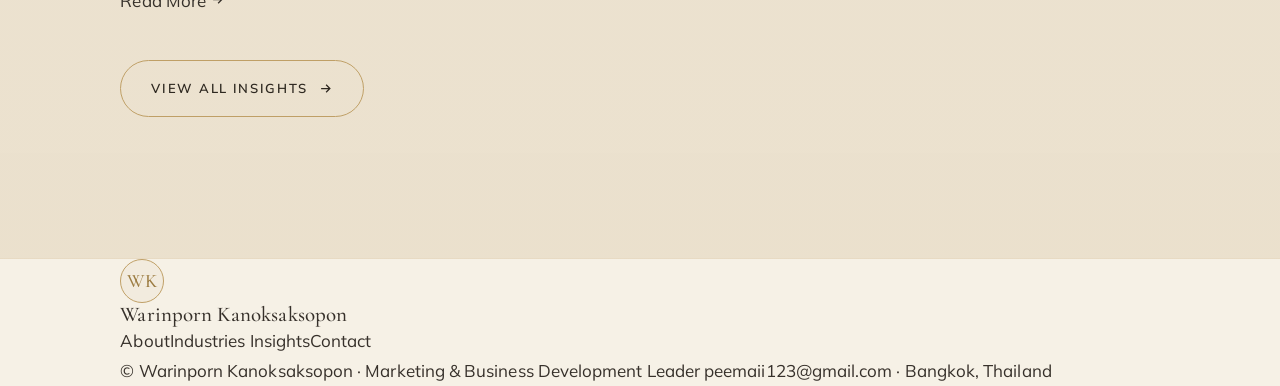
<file: insights/future-of-agm-batteries-in-thailand/index.html>
<!DOCTYPE html>
<html lang="en">
<head>
<meta charset="UTF-8" />
<meta name="viewport" content="width=device-width, initial-scale=1.0" />
<title>The Future of AGM Batteries in Thailand | Warinporn Kanoksaksopon</title>
<meta name="description" content="Why AGM battery demand in Thailand is structural, not seasonal — and what start-stop, higher electrical loads, and hybridisation mean for the automotive aftermarket." />
<meta name="author" content="Warinporn Kanoksaksopon" />
<meta name="robots" content="index, follow" />
<link rel="canonical" href="https://warinporn.example.com/insights/future-of-agm-batteries-in-thailand/" />
<meta property="og:type" content="article" />
<meta property="og:title" content="The Future of AGM Batteries in Thailand" />
<meta property="og:description" content="Why AGM battery demand in Thailand is structural, not seasonal — and what start-stop, higher electrical loads, and hybridisation mean for the automotive aftermarket." />
<meta property="og:url" content="https://warinporn.example.com/insights/future-of-agm-batteries-in-thailand/" />
<meta property="og:image" content="https://warinporn.example.com/profile.jpg" />
<meta property="article:published_time" content="2026-06-12" />
<meta property="article:section" content="Battery Industry Insight" />
<meta name="twitter:card" content="summary_large_image" />
<meta name="twitter:title" content="The Future of AGM Batteries in Thailand" />
<meta name="twitter:description" content="Why AGM battery demand in Thailand is structural, not seasonal — and what start-stop, higher electrical loads, and hybridisation mean for the automotive aftermarket." />
<meta name="twitter:image" content="https://warinporn.example.com/profile.jpg" />
<script type="application/ld+json">
{
  "@context": "https://schema.org",
  "@type": "Article",
  "headline": "The Future of AGM Batteries in Thailand",
  "description": "Why AGM battery demand in Thailand is structural, not seasonal — and what start-stop, higher electrical loads, and hybridisation mean for the automotive aftermarket.",
  "datePublished": "2026-06-12",
  "dateModified": "2026-06-12",
  "articleSection": "Battery Industry Insight",
  "keywords": "AGM, Battery Technology, Thailand, Aftermarket",
  "author": {
    "@type": "Person",
    "name": "Warinporn Kanoksaksopon",
    "jobTitle": "Marketing & Business Development Leader"
  },
  "publisher": {
    "@type": "Person",
    "name": "Warinporn Kanoksaksopon"
  },
  "mainEntityOfPage": {
    "@type": "WebPage",
    "@id": "https://warinporn.example.com/insights/future-of-agm-batteries-in-thailand/"
  },
  "image": "https://warinporn.example.com/profile.jpg"
}
</script>
<link rel="preconnect" href="https://fonts.googleapis.com">
<link rel="preconnect" href="https://fonts.gstatic.com" crossorigin>
<link href="https://fonts.googleapis.com/css2?family=Cormorant+Garamond:ital,wght@0,400;0,500;0,600;1,400&family=Mulish:wght@300;400;500;600;700&display=swap" rel="stylesheet">
<link rel="stylesheet" href="../../assets/styles.css">
</head>
<body>
<div id="progress"></div>

<header class="site" id="hdr">
  <nav class="nav">
    <a class="brand" href="../../index.html" aria-label="Warinporn Kanoksaksopon — home">
      <span class="monogram">WK</span>
      <span><span class="brand-name">Warinporn Kanoksaksopon</span><span class="brand-role">Insight Hub</span></span>
    </a>
    <div class="nav-links" id="navLinks">
      <a href="../../index.html#about">About</a>
      <a href="../../index.html#expertise">Expertise</a>
      <a href="../../index.html#industries">Industries</a>
      <a href="../../insights.html" class="active">Insights</a>
      <a href="../../index.html#contact">Contact</a>
    </div>
    <button type="button" class="btn btn-gold btn-resume" data-request-resume>Request Resume</button>
    <button class="nav-toggle" id="navToggle" aria-label="Open menu" aria-expanded="false"><span></span><span></span><span></span></button>
  </nav>
</header>

<article>
  <header class="article-hero">
    <div class="wrap" style="max-width:var(--maxw-read)">
      <div class="breadcrumb"><a href="../../index.html">Home</a> &nbsp;/&nbsp; <a href="../../insights.html">Insights</a> &nbsp;/&nbsp; Battery Industry Insight</div>
      <div class="article-cat-line">Battery Industry Insight</div>
      <h1 class="article-title">The Future of AGM Batteries in Thailand</h1>
      <div class="article-meta"><span class="by">By Warinporn Kanoksaksopon</span><span class="dotsep"></span>12 June 2026<span class="dotsep"></span>5 min read</div>
    </div>
    <div class="wrap"><div class="article-cover"><span class="ig" aria-hidden="true"><svg width="30" height="30" viewBox="0 0 24 24" fill="none" stroke="currentColor" stroke-width="1.2"><rect x="3" y="7" width="15" height="10" rx="2"/><path d="M18 10h2a1 1 0 0 1 1 1v2a1 1 0 0 1-1 1h-2"/></svg></span></div></div>
  </header>

  <div class="prose">
    <p>Thailand's vehicle fleet is changing faster than most aftermarket forecasts assume. Start-stop systems, larger electrical loads, and a steady rise in hybrid models are quietly redrawing the demand curve for automotive batteries — and AGM technology sits at the centre of that shift.</p><p>For years, AGM (Absorbent Glass Mat) batteries were treated as a premium product reserved for European imports. That framing is now out of date. As mainstream models arrive with start-stop and higher accessory loads as standard, AGM is moving from niche to necessity.</p><h2>Why demand is structural, not seasonal</h2><p>Three forces are compounding at once:</p><ul><li><strong>Electrical load growth</strong> — infotainment, ADAS sensors, and comfort features draw more current, even at idle.</li><li><strong>Start-stop adoption</strong> — every restart is a deep-cycle event that conventional flooded batteries are not built to survive.</li><li><strong>Hybridisation</strong> — mild and full hybrids place sustained demands on the 12V system that reward AGM's cycle life.</li></ul><p>None of these are temporary. They are structural changes in how vehicles use energy, which means AGM demand will keep rising regardless of the economic cycle.</p><h2>What it means for the aftermarket</h2><p>The opportunity is not simply to stock AGM — it is to lead the market's understanding of it. A workshop that fits a conventional battery into a start-stop vehicle creates comebacks, warranty noise, and lost trust. The brands that win will be those that make correct application the easy, default choice.</p><blockquote>The next decade of battery growth in Thailand will be won on technology guidance, not discounting.</blockquote><h3>Three priorities for distributors</h3><ul><li>Build an application-matching system that dealers can use in seconds.</li><li>Invest in dealer training so the right battery is recommended at the counter.</li><li>Position AGM as a performance and reliability upgrade, not merely a higher price point.</li></ul><p>AGM is no longer the exception. For commercial leaders in the battery space, the real question is whether your network is ready to sell it with confidence — before the demand fully arrives.</p>
  </div>

  <div class="article-foot">
    <div class="signoff">— Warinporn Kanoksaksopon</div>
    <div class="article-tags"><span class="tag">AGM</span><span class="tag">Battery Technology</span><span class="tag">Thailand</span><span class="tag">Aftermarket</span></div>
  </div>
</article>

<section class="section section--beige">
  <div class="wrap">
    <span class="eyebrow"><span class="rule"></span>More Insights</span>
    <h2 class="section-title">Continue reading.</h2>
    <div class="more-grid">
<article class="acard">
      <a class="acard-img" href="../agm-vs-efb-choosing-battery-technology/" aria-label="AGM vs EFB: Choosing the Right Battery Technology"><span class="acard-cat">Battery Industry Insight</span><span class="ig" aria-hidden="true"><svg width="30" height="30" viewBox="0 0 24 24" fill="none" stroke="currentColor" stroke-width="1.2"><rect x="3" y="7" width="15" height="10" rx="2"/><path d="M18 10h2a1 1 0 0 1 1 1v2a1 1 0 0 1-1 1h-2"/></svg></span></a>
      <div class="acard-body">
        <div class="acard-meta">5 June 2026<span class="dotsep"></span>6 min read</div>
        <h3><a href="../agm-vs-efb-choosing-battery-technology/">AGM vs EFB: Choosing the Right Battery Technology</a></h3>
        <p>When the technology choice is unclear, price becomes the default tiebreaker — and margin, reliability, and customer trust all suffer. Here is how to make the right call.</p>
        <a class="readmore" href="../agm-vs-efb-choosing-battery-technology/">Read More <svg width="15" height="15" viewBox="0 0 24 24" fill="none" stroke="currentColor" stroke-width="2"><path d="M5 12h14M13 6l6 6-6 6"/></svg></a>
      </div></article>
<article class="acard">
      <a class="acard-img" href="../battery-technology-matters-more-than-price/" aria-label="Why Battery Technology Now Matters More Than Price"><span class="acard-cat">Automotive Aftermarket</span><span class="ig" aria-hidden="true"><svg width="30" height="30" viewBox="0 0 24 24" fill="none" stroke="currentColor" stroke-width="1.2"><path d="M5 13l1.5-4.5A2 2 0 0 1 8.4 7h7.2a2 2 0 0 1 1.9 1.5L19 13M5 13h14v4h-2v-1H7v1H5v-4Z"/><circle cx="8" cy="15" r="1"/><circle cx="16" cy="15" r="1"/></svg></span></a>
      <div class="acard-body">
        <div class="acard-meta">28 May 2026<span class="dotsep"></span>4 min read</div>
        <h3><a href="../battery-technology-matters-more-than-price/">Why Battery Technology Now Matters More Than Price</a></h3>
        <p>In a price-led market, the cheapest battery wins the sale and loses the customer. The aftermarket is reaching a turning point where technology and trust matter more.</p>
        <a class="readmore" href="../battery-technology-matters-more-than-price/">Read More <svg width="15" height="15" viewBox="0 0 24 24" fill="none" stroke="currentColor" stroke-width="2"><path d="M5 12h14M13 6l6 6-6 6"/></svg></a>
      </div></article>
<article class="acard">
      <a class="acard-img" href="../turning-dealers-into-growth-partners/" aria-label="Turning Dealers Into Long-Term Growth Partners"><span class="acard-cat">Dealer Development</span><span class="ig" aria-hidden="true"><svg width="30" height="30" viewBox="0 0 24 24" fill="none" stroke="currentColor" stroke-width="1.2"><circle cx="8" cy="9" r="3"/><circle cx="17" cy="10" r="2.2"/><path d="M3 19c0-3 2.5-5 5-5s5 2 5 5M14 19c0-2 1.5-3.5 3-3.5s4 1.5 4 3.5"/></svg></span></a>
      <div class="acard-body">
        <div class="acard-meta">20 May 2026<span class="dotsep"></span>5 min read</div>
        <h3><a href="../turning-dealers-into-growth-partners/">Turning Dealers Into Long-Term Growth Partners</a></h3>
        <p>A signed agreement is a starting line, not a finish. The dealers who drive sustainable growth are the ones who feel enabled, informed, and genuinely backed by the brand.</p>
        <a class="readmore" href="../turning-dealers-into-growth-partners/">Read More <svg width="15" height="15" viewBox="0 0 24 24" fill="none" stroke="currentColor" stroke-width="2"><path d="M5 12h14M13 6l6 6-6 6"/></svg></a>
      </div></article>
    </div>
    <div style="margin-top:44px"><a class="btn btn-line" href="../../insights.html">View All Insights <svg width="15" height="15" viewBox="0 0 24 24" fill="none" stroke="currentColor" stroke-width="2"><path d="M5 12h14M13 6l6 6-6 6"/></svg></a></div>
  </div>
</section>

<footer class="site">
  <div class="wrap">
    <div class="foot-top">
      <a class="foot-brand" href="../../index.html"><span class="monogram">WK</span><span class="brand-name">Warinporn Kanoksaksopon</span></a>
      <nav class="foot-nav">
        <a href="../../index.html#about">About</a><a href="../../index.html#industries">Industries</a>
        <a href="../../insights.html">Insights</a><a href="../../index.html#contact">Contact</a>
      </nav>
    </div>
    <div class="foot-bottom">
      <span>© <span id="yr"></span> Warinporn Kanoksaksopon · Marketing &amp; Business Development Leader</span>
      <span><a href="mailto:peemaii123@gmail.com">peemaii123@gmail.com</a> · Bangkok, Thailand</span>
    </div>
  </div>
</footer>

<script src="../../assets/main.js"></script>
</body>
</html>
</file>
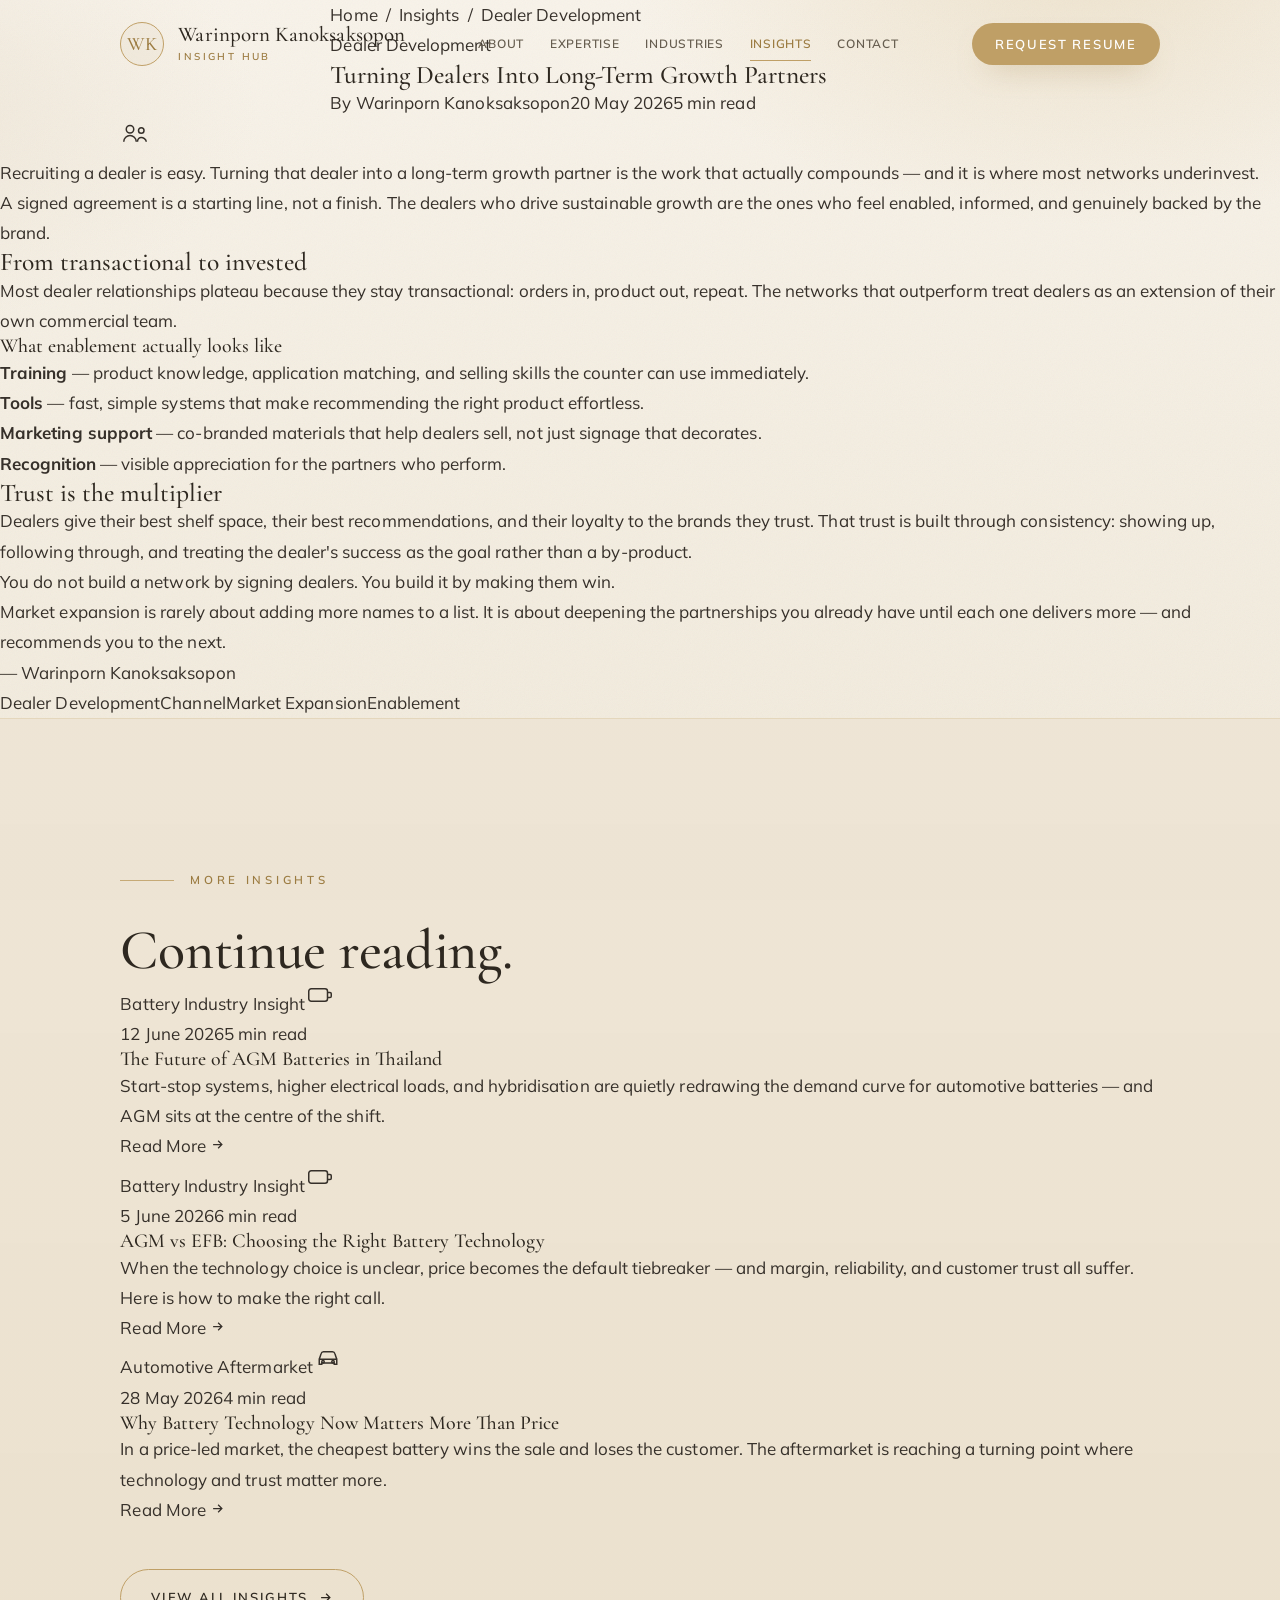
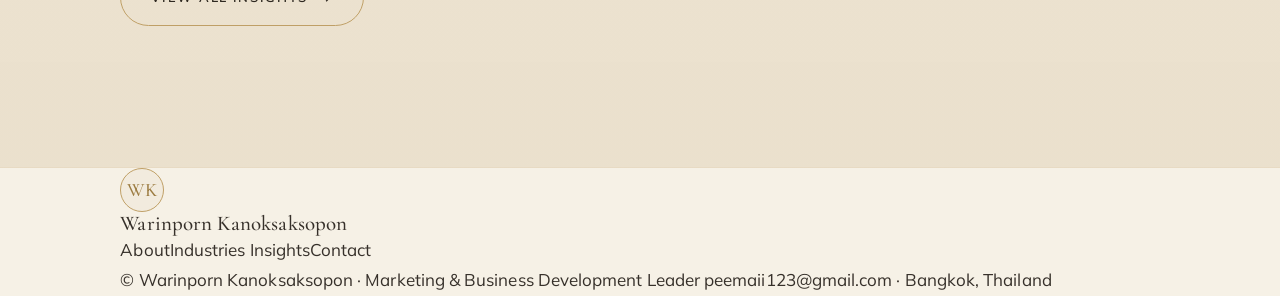
<file: insights/turning-dealers-into-growth-partners/index.html>
<!DOCTYPE html>
<html lang="en">
<head>
<meta charset="UTF-8" />
<meta name="viewport" content="width=device-width, initial-scale=1.0" />
<title>Turning Dealers Into Long-Term Growth Partners | Warinporn Kanoksaksopon</title>
<meta name="description" content="Recruiting a dealer is easy; turning that dealer into a growth partner is the work that compounds. A field-tested view on dealer development and market expansion." />
<meta name="author" content="Warinporn Kanoksaksopon" />
<meta name="robots" content="index, follow" />
<link rel="canonical" href="https://warinporn.example.com/insights/turning-dealers-into-growth-partners/" />
<meta property="og:type" content="article" />
<meta property="og:title" content="Turning Dealers Into Long-Term Growth Partners" />
<meta property="og:description" content="Recruiting a dealer is easy; turning that dealer into a growth partner is the work that compounds. A field-tested view on dealer development and market expansion." />
<meta property="og:url" content="https://warinporn.example.com/insights/turning-dealers-into-growth-partners/" />
<meta property="og:image" content="https://warinporn.example.com/profile.jpg" />
<meta property="article:published_time" content="2026-05-20" />
<meta property="article:section" content="Dealer Development" />
<meta name="twitter:card" content="summary_large_image" />
<meta name="twitter:title" content="Turning Dealers Into Long-Term Growth Partners" />
<meta name="twitter:description" content="Recruiting a dealer is easy; turning that dealer into a growth partner is the work that compounds. A field-tested view on dealer development and market expansion." />
<meta name="twitter:image" content="https://warinporn.example.com/profile.jpg" />
<script type="application/ld+json">
{
  "@context": "https://schema.org",
  "@type": "Article",
  "headline": "Turning Dealers Into Long-Term Growth Partners",
  "description": "Recruiting a dealer is easy; turning that dealer into a growth partner is the work that compounds. A field-tested view on dealer development and market expansion.",
  "datePublished": "2026-05-20",
  "dateModified": "2026-05-20",
  "articleSection": "Dealer Development",
  "keywords": "Dealer Development, Channel, Market Expansion, Enablement",
  "author": {
    "@type": "Person",
    "name": "Warinporn Kanoksaksopon",
    "jobTitle": "Marketing & Business Development Leader"
  },
  "publisher": {
    "@type": "Person",
    "name": "Warinporn Kanoksaksopon"
  },
  "mainEntityOfPage": {
    "@type": "WebPage",
    "@id": "https://warinporn.example.com/insights/turning-dealers-into-growth-partners/"
  },
  "image": "https://warinporn.example.com/profile.jpg"
}
</script>
<link rel="preconnect" href="https://fonts.googleapis.com">
<link rel="preconnect" href="https://fonts.gstatic.com" crossorigin>
<link href="https://fonts.googleapis.com/css2?family=Cormorant+Garamond:ital,wght@0,400;0,500;0,600;1,400&family=Mulish:wght@300;400;500;600;700&display=swap" rel="stylesheet">
<link rel="stylesheet" href="../../assets/styles.css">
</head>
<body>
<div id="progress"></div>

<header class="site" id="hdr">
  <nav class="nav">
    <a class="brand" href="../../index.html" aria-label="Warinporn Kanoksaksopon — home">
      <span class="monogram">WK</span>
      <span><span class="brand-name">Warinporn Kanoksaksopon</span><span class="brand-role">Insight Hub</span></span>
    </a>
    <div class="nav-links" id="navLinks">
      <a href="../../index.html#about">About</a>
      <a href="../../index.html#expertise">Expertise</a>
      <a href="../../index.html#industries">Industries</a>
      <a href="../../insights.html" class="active">Insights</a>
      <a href="../../index.html#contact">Contact</a>
    </div>
    <button type="button" class="btn btn-gold btn-resume" data-request-resume>Request Resume</button>
    <button class="nav-toggle" id="navToggle" aria-label="Open menu" aria-expanded="false"><span></span><span></span><span></span></button>
  </nav>
</header>

<article>
  <header class="article-hero">
    <div class="wrap" style="max-width:var(--maxw-read)">
      <div class="breadcrumb"><a href="../../index.html">Home</a> &nbsp;/&nbsp; <a href="../../insights.html">Insights</a> &nbsp;/&nbsp; Dealer Development</div>
      <div class="article-cat-line">Dealer Development</div>
      <h1 class="article-title">Turning Dealers Into Long-Term Growth Partners</h1>
      <div class="article-meta"><span class="by">By Warinporn Kanoksaksopon</span><span class="dotsep"></span>20 May 2026<span class="dotsep"></span>5 min read</div>
    </div>
    <div class="wrap"><div class="article-cover"><span class="ig" aria-hidden="true"><svg width="30" height="30" viewBox="0 0 24 24" fill="none" stroke="currentColor" stroke-width="1.2"><circle cx="8" cy="9" r="3"/><circle cx="17" cy="10" r="2.2"/><path d="M3 19c0-3 2.5-5 5-5s5 2 5 5M14 19c0-2 1.5-3.5 3-3.5s4 1.5 4 3.5"/></svg></span></div></div>
  </header>

  <div class="prose">
    <p>Recruiting a dealer is easy. Turning that dealer into a long-term growth partner is the work that actually compounds — and it is where most networks underinvest.</p><p>A signed agreement is a starting line, not a finish. The dealers who drive sustainable growth are the ones who feel enabled, informed, and genuinely backed by the brand.</p><h2>From transactional to invested</h2><p>Most dealer relationships plateau because they stay transactional: orders in, product out, repeat. The networks that outperform treat dealers as an extension of their own commercial team.</p><h3>What enablement actually looks like</h3><ul><li><strong>Training</strong> — product knowledge, application matching, and selling skills the counter can use immediately.</li><li><strong>Tools</strong> — fast, simple systems that make recommending the right product effortless.</li><li><strong>Marketing support</strong> — co-branded materials that help dealers sell, not just signage that decorates.</li><li><strong>Recognition</strong> — visible appreciation for the partners who perform.</li></ul><h2>Trust is the multiplier</h2><p>Dealers give their best shelf space, their best recommendations, and their loyalty to the brands they trust. That trust is built through consistency: showing up, following through, and treating the dealer's success as the goal rather than a by-product.</p><blockquote>You do not build a network by signing dealers. You build it by making them win.</blockquote><p>Market expansion is rarely about adding more names to a list. It is about deepening the partnerships you already have until each one delivers more — and recommends you to the next.</p>
  </div>

  <div class="article-foot">
    <div class="signoff">— Warinporn Kanoksaksopon</div>
    <div class="article-tags"><span class="tag">Dealer Development</span><span class="tag">Channel</span><span class="tag">Market Expansion</span><span class="tag">Enablement</span></div>
  </div>
</article>

<section class="section section--beige">
  <div class="wrap">
    <span class="eyebrow"><span class="rule"></span>More Insights</span>
    <h2 class="section-title">Continue reading.</h2>
    <div class="more-grid">
<article class="acard">
      <a class="acard-img" href="../future-of-agm-batteries-in-thailand/" aria-label="The Future of AGM Batteries in Thailand"><span class="acard-cat">Battery Industry Insight</span><span class="ig" aria-hidden="true"><svg width="30" height="30" viewBox="0 0 24 24" fill="none" stroke="currentColor" stroke-width="1.2"><rect x="3" y="7" width="15" height="10" rx="2"/><path d="M18 10h2a1 1 0 0 1 1 1v2a1 1 0 0 1-1 1h-2"/></svg></span></a>
      <div class="acard-body">
        <div class="acard-meta">12 June 2026<span class="dotsep"></span>5 min read</div>
        <h3><a href="../future-of-agm-batteries-in-thailand/">The Future of AGM Batteries in Thailand</a></h3>
        <p>Start-stop systems, higher electrical loads, and hybridisation are quietly redrawing the demand curve for automotive batteries — and AGM sits at the centre of the shift.</p>
        <a class="readmore" href="../future-of-agm-batteries-in-thailand/">Read More <svg width="15" height="15" viewBox="0 0 24 24" fill="none" stroke="currentColor" stroke-width="2"><path d="M5 12h14M13 6l6 6-6 6"/></svg></a>
      </div></article>
<article class="acard">
      <a class="acard-img" href="../agm-vs-efb-choosing-battery-technology/" aria-label="AGM vs EFB: Choosing the Right Battery Technology"><span class="acard-cat">Battery Industry Insight</span><span class="ig" aria-hidden="true"><svg width="30" height="30" viewBox="0 0 24 24" fill="none" stroke="currentColor" stroke-width="1.2"><rect x="3" y="7" width="15" height="10" rx="2"/><path d="M18 10h2a1 1 0 0 1 1 1v2a1 1 0 0 1-1 1h-2"/></svg></span></a>
      <div class="acard-body">
        <div class="acard-meta">5 June 2026<span class="dotsep"></span>6 min read</div>
        <h3><a href="../agm-vs-efb-choosing-battery-technology/">AGM vs EFB: Choosing the Right Battery Technology</a></h3>
        <p>When the technology choice is unclear, price becomes the default tiebreaker — and margin, reliability, and customer trust all suffer. Here is how to make the right call.</p>
        <a class="readmore" href="../agm-vs-efb-choosing-battery-technology/">Read More <svg width="15" height="15" viewBox="0 0 24 24" fill="none" stroke="currentColor" stroke-width="2"><path d="M5 12h14M13 6l6 6-6 6"/></svg></a>
      </div></article>
<article class="acard">
      <a class="acard-img" href="../battery-technology-matters-more-than-price/" aria-label="Why Battery Technology Now Matters More Than Price"><span class="acard-cat">Automotive Aftermarket</span><span class="ig" aria-hidden="true"><svg width="30" height="30" viewBox="0 0 24 24" fill="none" stroke="currentColor" stroke-width="1.2"><path d="M5 13l1.5-4.5A2 2 0 0 1 8.4 7h7.2a2 2 0 0 1 1.9 1.5L19 13M5 13h14v4h-2v-1H7v1H5v-4Z"/><circle cx="8" cy="15" r="1"/><circle cx="16" cy="15" r="1"/></svg></span></a>
      <div class="acard-body">
        <div class="acard-meta">28 May 2026<span class="dotsep"></span>4 min read</div>
        <h3><a href="../battery-technology-matters-more-than-price/">Why Battery Technology Now Matters More Than Price</a></h3>
        <p>In a price-led market, the cheapest battery wins the sale and loses the customer. The aftermarket is reaching a turning point where technology and trust matter more.</p>
        <a class="readmore" href="../battery-technology-matters-more-than-price/">Read More <svg width="15" height="15" viewBox="0 0 24 24" fill="none" stroke="currentColor" stroke-width="2"><path d="M5 12h14M13 6l6 6-6 6"/></svg></a>
      </div></article>
    </div>
    <div style="margin-top:44px"><a class="btn btn-line" href="../../insights.html">View All Insights <svg width="15" height="15" viewBox="0 0 24 24" fill="none" stroke="currentColor" stroke-width="2"><path d="M5 12h14M13 6l6 6-6 6"/></svg></a></div>
  </div>
</section>

<footer class="site">
  <div class="wrap">
    <div class="foot-top">
      <a class="foot-brand" href="../../index.html"><span class="monogram">WK</span><span class="brand-name">Warinporn Kanoksaksopon</span></a>
      <nav class="foot-nav">
        <a href="../../index.html#about">About</a><a href="../../index.html#industries">Industries</a>
        <a href="../../insights.html">Insights</a><a href="../../index.html#contact">Contact</a>
      </nav>
    </div>
    <div class="foot-bottom">
      <span>© <span id="yr"></span> Warinporn Kanoksaksopon · Marketing &amp; Business Development Leader</span>
      <span><a href="mailto:peemaii123@gmail.com">peemaii123@gmail.com</a> · Bangkok, Thailand</span>
    </div>
  </div>
</footer>

<script src="../../assets/main.js"></script>
</body>
</html>
</file>
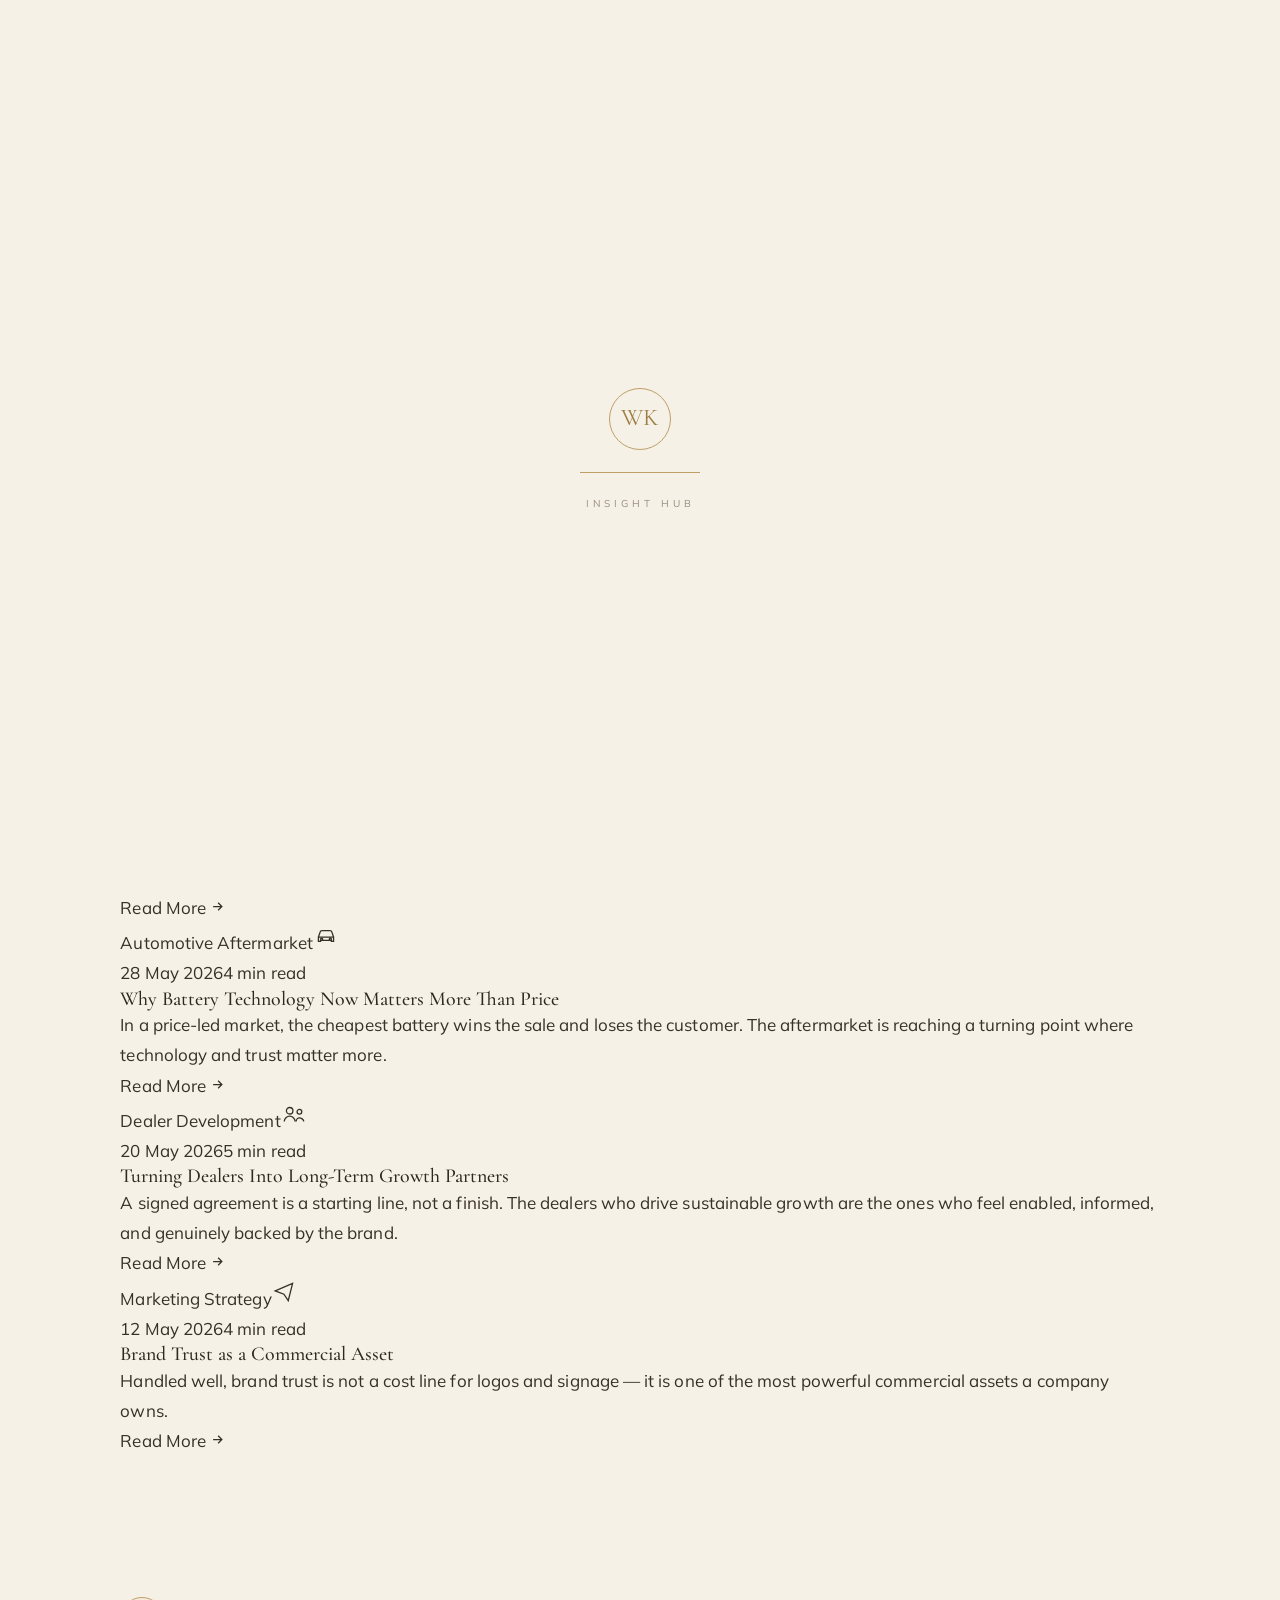
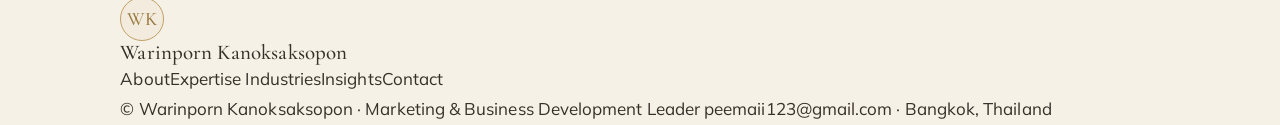
<file: insights.html>
<!DOCTYPE html>
<html lang="en">
<head>
<meta charset="UTF-8" />
<meta name="viewport" content="width=device-width, initial-scale=1.0" />
<title>Insight Hub — Battery, Automotive &amp; Marketing | Warinporn Kanoksaksopon</title>
<meta name="description" content="Executive insights on the battery industry, automotive aftermarket, marketing strategy, dealer development, and business growth — from Warinporn Kanoksaksopon, Marketing &amp; Business Development Leader." />
<meta name="robots" content="index, follow" />
<link rel="canonical" href="https://warinporn.example.com/insights.html" />
<meta property="og:type" content="website" />
<meta property="og:title" content="Insight Hub | Warinporn Kanoksaksopon" />
<meta property="og:description" content="Executive insights on battery, automotive aftermarket, marketing, dealer development, and growth." />
<meta property="og:url" content="https://warinporn.example.com/insights.html" />
<meta name="twitter:card" content="summary_large_image" />
<script type="application/ld+json">
{ "@context":"https://schema.org","@type":"Blog","name":"Warinporn Kanoksaksopon — Insight Hub",
  "url":"https://warinporn.example.com/insights.html",
  "author":{"@type":"Person","name":"Warinporn Kanoksaksopon","jobTitle":"Marketing & Business Development Leader"},
  "about":["Battery Industry","Automotive Aftermarket","Marketing Strategy","Dealer Development","Business Growth","Leadership"] }
</script>
<link rel="preconnect" href="https://fonts.googleapis.com">
<link rel="preconnect" href="https://fonts.gstatic.com" crossorigin>
<link href="https://fonts.googleapis.com/css2?family=Cormorant+Garamond:ital,wght@0,400;0,500;0,600;1,400&family=Mulish:wght@300;400;500;600;700&display=swap" rel="stylesheet">
<link rel="stylesheet" href="assets/styles.css">
</head>
<body>
<div id="progress"></div>
<div id="loader" aria-hidden="true"><div class="loader-mono">WK</div><div class="loader-line"></div><div class="loader-name">Insight Hub</div></div>

<header class="site" id="hdr">
  <nav class="nav">
    <a class="brand" href="index.html" aria-label="Warinporn Kanoksaksopon — home">
      <span class="monogram">WK</span>
      <span><span class="brand-name">Warinporn Kanoksaksopon</span><span class="brand-role">Insight Hub</span></span>
    </a>
    <div class="nav-links" id="navLinks">
      <a href="index.html#about">About</a>
      <a href="index.html#expertise">Expertise</a>
      <a href="index.html#journey">Journey</a>
      <a href="index.html#industries">Industries</a>
      <a href="insights.html" class="active">Insights</a>
      <a href="index.html#contact">Contact</a>
    </div>
    <button type="button" class="btn btn-gold btn-resume" data-request-resume>Request Resume</button>
    <button class="nav-toggle" id="navToggle" aria-label="Open menu" aria-expanded="false"><span></span><span></span><span></span></button>
  </nav>
</header>

<section class="hub-hero" id="hub">
  <div class="wrap">
    <span class="eyebrow reveal"><span class="rule"></span>Executive Insight Hub</span>
    <h1 class="section-title reveal" style="max-width:24ch">Strategic perspectives on battery, automotive &amp; commercial growth.</h1>
    <p class="section-lead reveal">Practical thinking from a Marketing &amp; Business Development leader — on battery technology, the automotive aftermarket, dealer development, brand, and the strategy behind sustainable growth in Southeast Asia.</p>
    <div class="hub-feature reveal" data-delay="1" id="hub-feature"></div>
  </div>
</section>

<section class="section" style="padding-top:clamp(40px,5vw,64px)">
  <div class="wrap">
    <div class="filterbar reveal" id="filterbar"></div>
    <div class="feat-grid" id="hub-grid"></div>
  </div>
</section>

<footer class="site">
  <div class="wrap">
    <div class="foot-top">
      <a class="foot-brand" href="index.html"><span class="monogram">WK</span><span class="brand-name">Warinporn Kanoksaksopon</span></a>
      <nav class="foot-nav">
        <a href="index.html#about">About</a><a href="index.html#expertise">Expertise</a>
        <a href="index.html#industries">Industries</a><a href="insights.html">Insights</a><a href="index.html#contact">Contact</a>
      </nav>
    </div>
    <div class="foot-bottom">
      <span>© <span id="yr"></span> Warinporn Kanoksaksopon · Marketing &amp; Business Development Leader</span>
      <span><a href="mailto:peemaii123@gmail.com">peemaii123@gmail.com</a> · Bangkok, Thailand</span>
    </div>
  </div>
</footer>

<script src="assets/main.js"></script>
<script src="assets/articles.js"></script>
</body>
</html>
</file>
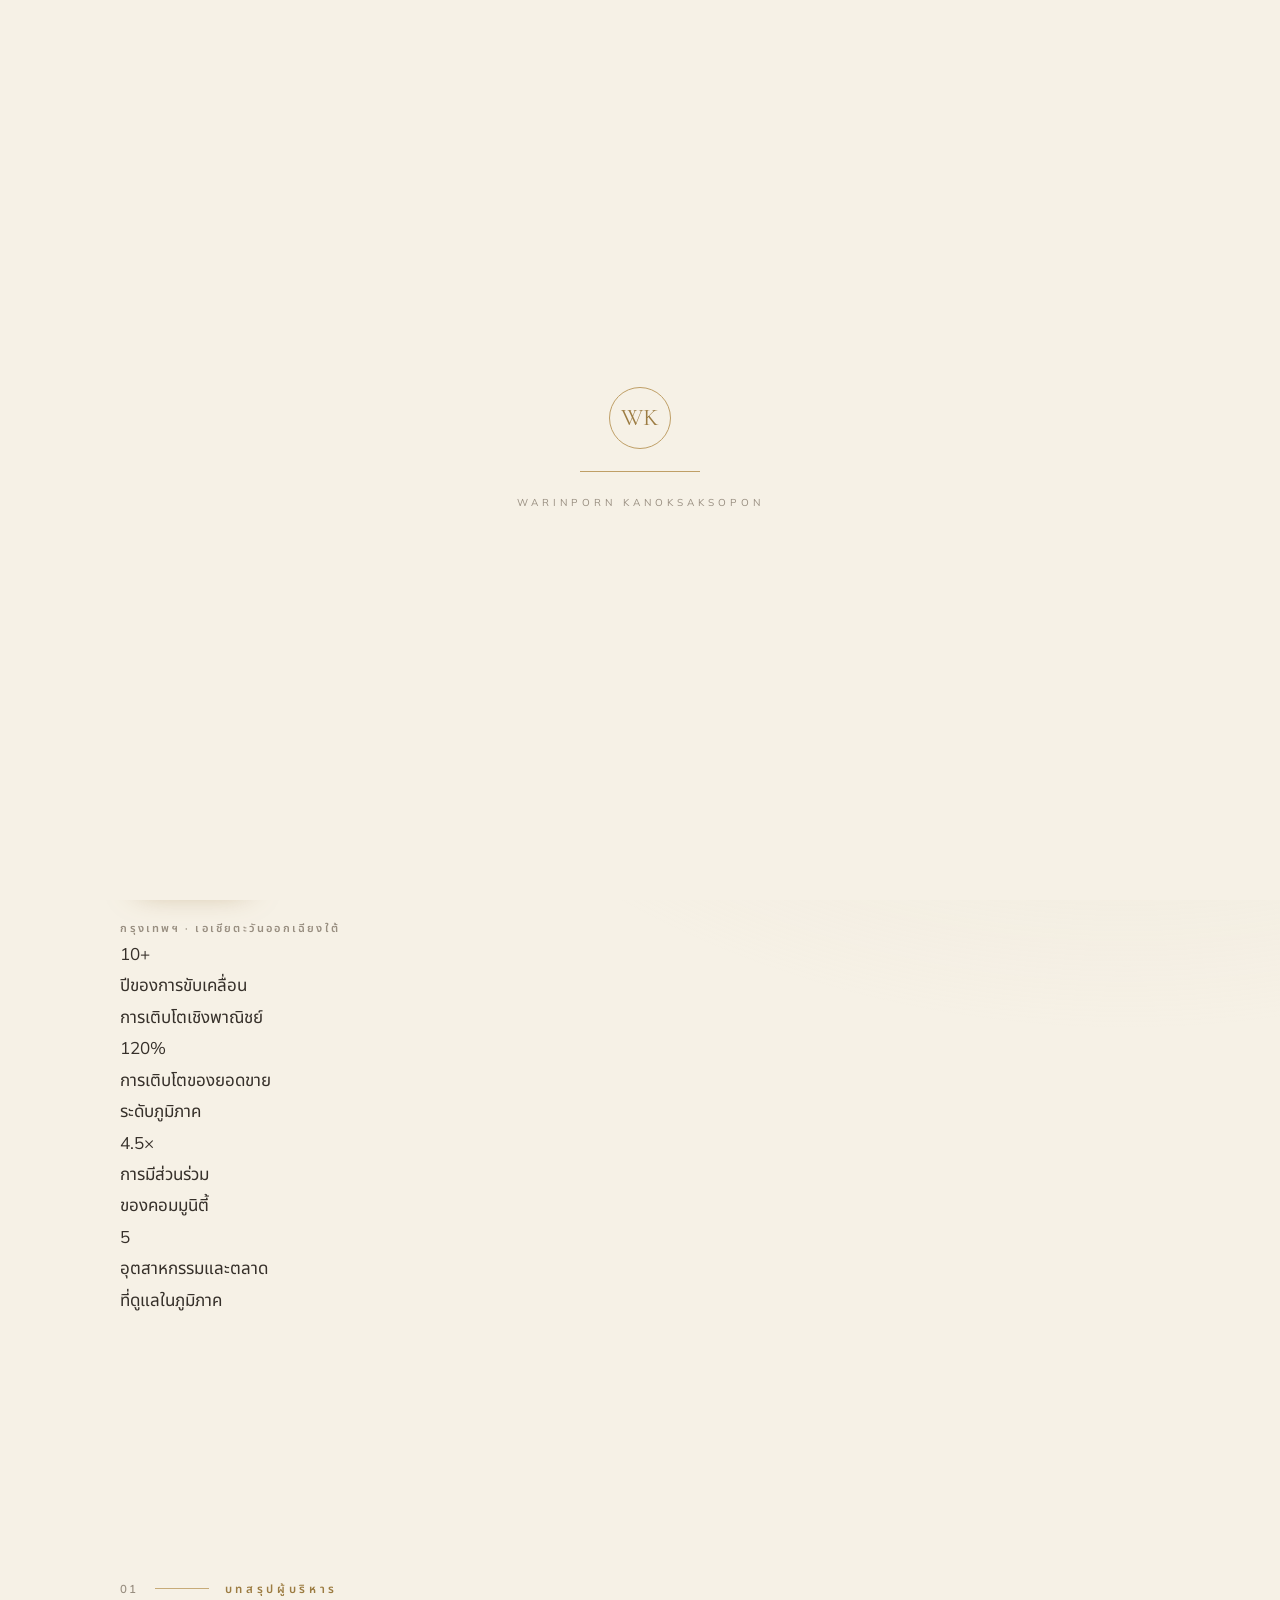
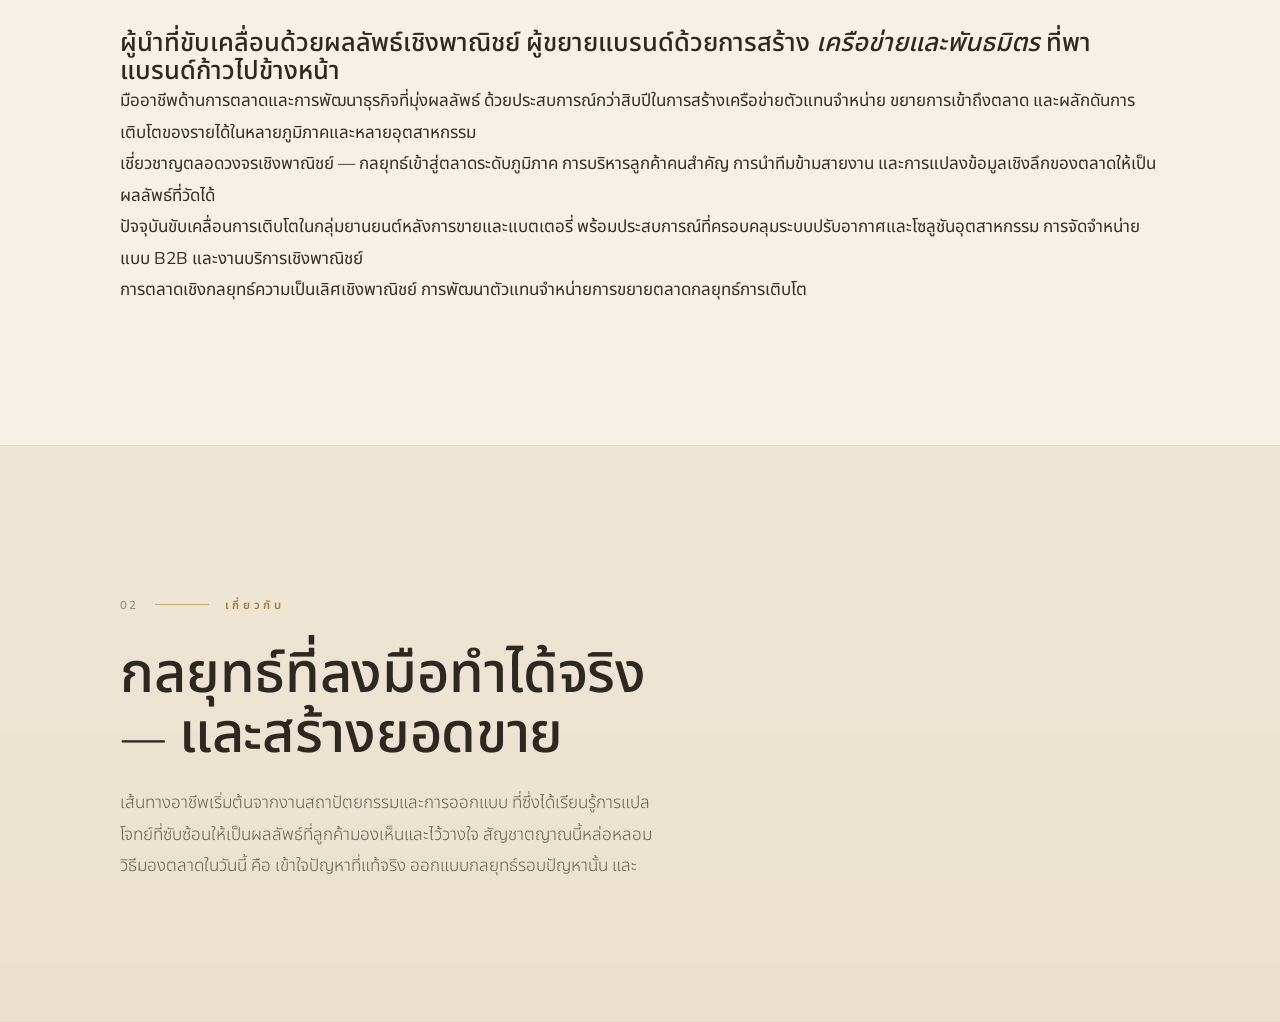
<file: th.html>
<!DOCTYPE html>
<html lang="th">
<head>
<meta charset="UTF-8" />
<meta name="viewport" content="width=device-width, initial-scale=1.0" />
<title>วรินทร์พร กนกศักดิ์โสภณ — ผู้นำด้านการตลาดและพัฒนาธุรกิจ | ยานยนต์ แบตเตอรี่ และอุตสาหกรรม</title>
<meta name="description" content="Warinporn Kanoksaksopon ผู้นำด้านการตลาดและการพัฒนาธุรกิจ ประสบการณ์กว่า 10 ปี ขับเคลื่อนการเติบโตเชิงพาณิชย์ในกลุ่มยานยนต์หลังการขาย อุตสาหกรรมแบตเตอรี่ ระบบปรับอากาศ และโซลูชันอุตสาหกรรมทั่วเอเชียตะวันออกเฉียงใต้" />
<meta name="keywords" content="Warinporn Kanoksaksopon, ผู้นำการตลาด, พัฒนาธุรกิจ, ยานยนต์หลังการขาย, อุตสาหกรรมแบตเตอรี่, AGM, EFB, ระบบปรับอากาศ, โซลูชันอุตสาหกรรม, การพัฒนาตัวแทนจำหน่าย, การขยายตลาด, ประเทศไทย, เอเชียตะวันออกเฉียงใต้" />
<meta name="author" content="Warinporn Kanoksaksopon" />
<meta name="robots" content="index, follow" />
<link rel="canonical" href="https://warinporn.example.com/th.html" />
<link rel="alternate" hreflang="en" href="https://warinporn.example.com/" />
<link rel="alternate" hreflang="th" href="https://warinporn.example.com/th.html" />
<link rel="alternate" hreflang="x-default" href="https://warinporn.example.com/" />
<meta property="og:type" content="profile" />
<meta property="og:locale" content="th_TH" />
<meta property="og:title" content="วรินทร์พร กนกศักดิ์โสภณ — ผู้นำด้านการตลาดและพัฒนาธุรกิจ" />
<meta property="og:description" content="ผู้นำด้านการตลาดและการพัฒนาธุรกิจ ในกลุ่มยานยนต์หลังการขาย แบตเตอรี่ ระบบปรับอากาศ และอุตสาหกรรม ขับเคลื่อนการเติบโตเชิงกลยุทธ์ทั่วเอเชียตะวันออกเฉียงใต้" />
<meta property="og:image" content="profile.jpg" />
<meta property="og:url" content="https://warinporn.example.com/th.html" />
<meta name="twitter:card" content="summary_large_image" />
<meta name="twitter:title" content="วรินทร์พร กนกศักดิ์โสภณ — ผู้นำด้านการตลาดและพัฒนาธุรกิจ" />
<meta name="twitter:description" content="ผู้นำด้านการตลาดและการพัฒนาธุรกิจ ในกลุ่มยานยนต์ แบตเตอรี่ ระบบปรับอากาศ และอุตสาหกรรม ทั่วเอเชียตะวันออกเฉียงใต้" />
<meta name="twitter:image" content="profile.jpg" />
<script type="application/ld+json">
{
  "@context": "https://schema.org",
  "@type": "Person",
  "name": "Warinporn Kanoksaksopon",
  "jobTitle": "ผู้นำด้านการตลาดและการพัฒนาธุรกิจ",
  "email": "mailto:peemaii123@gmail.com",
  "telephone": "+66936592414",
  "url": "https://warinporn.example.com/th.html",
  "inLanguage": "th",
  "address": { "@type": "PostalAddress", "addressLocality": "Bangkok", "addressCountry": "TH" },
  "description": "ผู้นำด้านการตลาดและการพัฒนาธุรกิจ ประสบการณ์กว่า 10 ปี ขับเคลื่อนการเติบโตเชิงพาณิชย์ในกลุ่มยานยนต์หลังการขาย อุตสาหกรรมแบตเตอรี่ ระบบปรับอากาศ และโซลูชันอุตสาหกรรมทั่วเอเชียตะวันออกเฉียงใต้",
  "knowsLanguage": ["Thai", "English"],
  "alumniOf": { "@type": "CollegeOrUniversity", "name": "Thammasat University" }
}
</script>
<link rel="preconnect" href="https://fonts.googleapis.com">
<link rel="preconnect" href="https://fonts.gstatic.com" crossorigin>
<link href="https://fonts.googleapis.com/css2?family=Cormorant+Garamond:ital,wght@0,400;0,500;0,600;1,400&family=Mulish:wght@300;400;500;600;700&family=Noto+Sans+Thai:wght@300;400;500;600;700&display=swap" rel="stylesheet">
<link rel="stylesheet" href="assets/styles.css">
<style>
  /* Thai typography: pair Noto Sans Thai with the existing Mulish/serif system */
  :root{ --sans:'Mulish','Noto Sans Thai','Inter','Segoe UI',Helvetica,Arial,system-ui,sans-serif; }
  body{font-family:var(--sans)}
  .lede-quote,.section-title,.tl-role,.acard h3,.h1-role,.rr-title,.article-title,.hub-feature .hf-body h2,.philo blockquote,.fact .v,.contact-grid h2,.panel h3,.skill .snm,.tile h3{font-family:'Cormorant Garamond','Noto Sans Thai',Georgia,serif}
  body{letter-spacing:0;line-height:1.85}
</style>
</head>
<body>
<div id="progress"></div>

<div id="loader" aria-hidden="true">
  <div class="loader-mono">WK</div><div class="loader-line"></div>
  <div class="loader-name">Warinporn Kanoksaksopon</div>
</div>

<header class="site" id="hdr">
  <nav class="nav">
    <a class="brand" href="#top" aria-label="Warinporn Kanoksaksopon — หน้าแรก">
      <span class="monogram">WK</span>
      <span><span class="brand-name">Warinporn Kanoksaksopon</span><span class="brand-role">ผู้นำการตลาด &amp; พัฒนาธุรกิจ</span></span>
    </a>
    <div class="nav-links" id="navLinks">
      <a href="#about">เกี่ยวกับ</a>
      <a href="#expertise">ความเชี่ยวชาญ</a>
      <a href="#journey">เส้นทางอาชีพ</a>
      <a href="#industries">อุตสาหกรรม</a>
      <a href="#insights">บทความ</a>
      <a href="#contact">ติดต่อ</a>
    </div>
    <div class="lang-switch" role="group" aria-label="ภาษา"><a href="index.html" hreflang="en">EN</a><a href="th.html" class="active" aria-current="page">TH</a></div>
    <button type="button" class="btn btn-gold btn-resume" data-request-resume>ขอเรซูเม่</button>
    <button class="nav-toggle" id="navToggle" aria-label="เปิดเมนู" aria-expanded="false"><span></span><span></span><span></span></button>
  </nav>
</header>

<!-- HERO -->
<section class="hero" id="top">
  <div class="wrap">
    <div class="hero-grid">
      <div class="hero-copy">
        <h1>
          <span class="h1-name reveal"><span class="rule"></span>Warinporn Kanoksaksopon</span>
          <span class="h1-role reveal" data-delay="1">ผู้นำด้านการตลาด<br>และ<span class="it">การพัฒนาธุรกิจ</span></span>
        </h1>
        <p class="hero-position reveal" data-delay="2">ยานยนต์หลังการขาย<span class="sep">/</span>อุตสาหกรรมแบตเตอรี่<span class="sep">/</span>ระบบปรับอากาศ<span class="sep">/</span>โซลูชันอุตสาหกรรม</p>
        <p class="hero-statement reveal" data-delay="2">สร้างเครือข่ายตัวแทนจำหน่าย เปิดตลาดใหม่ และเปลี่ยนการรับรู้ของแบรนด์ให้เป็นรายได้ที่วัดผลได้ — ทำงานร่วมกับผู้นำระดับภูมิภาคเพื่อขยายผลการดำเนินงานเชิงพาณิชย์ทั่วเอเชียตะวันออกเฉียงใต้</p>
        <div class="hero-cta reveal" data-delay="3">
          <a class="btn btn-gold" href="#insights">อ่านบทความ</a>
          <a class="btn btn-line" href="#contact">ติดต่อ</a>
        </div>
        <p class="hero-loc reveal" data-delay="3">กรุงเทพฯ · เอเชียตะวันออกเฉียงใต้</p>
      </div>
      <div class="photo-col reveal" data-delay="2">
        <div class="portrait">
          <div class="portrait-mat">
            <div class="portrait-inner">
              <div class="portrait-ph">
                <span class="cam" aria-hidden="true"><svg width="26" height="26" viewBox="0 0 24 24" fill="none" stroke="currentColor" stroke-width="1.3"><path d="M3 8.5A2.5 2.5 0 0 1 5.5 6h1.2l.9-1.6A1 1 0 0 1 8.5 4h7a1 1 0 0 1 .9.4L17.3 6h1.2A2.5 2.5 0 0 1 21 8.5v8A2.5 2.5 0 0 1 18.5 19h-13A2.5 2.5 0 0 1 3 16.5v-8Z"/><circle cx="12" cy="12" r="3.4"/></svg></span>
                <span class="pt">ภาพถ่ายมืออาชีพ</span><span class="ps">เพิ่มไฟล์ profile.jpg</span>
              </div>
              <img src="profile.jpg" alt="Warinporn Kanoksaksopon ผู้นำด้านการตลาดและการพัฒนาธุรกิจ" onerror="this.style.display='none'">
              <span class="portrait-corner pc-tl"></span><span class="portrait-corner pc-tr"></span>
              <span class="portrait-corner pc-bl"></span><span class="portrait-corner pc-br"></span>
            </div>
          </div>
          <span class="portrait-badge">เปิดรับโอกาส <b>ระดับผู้นำภูมิภาค</b></span>
        </div>
      </div>
    </div>
    <div class="statband reveal" data-delay="3">
      <div class="stat"><div class="num" data-count="10" data-suffix="+">10<span class="u">+</span></div><div class="lbl">ปีของการขับเคลื่อน<br>การเติบโตเชิงพาณิชย์</div></div>
      <div class="stat"><div class="num" data-count="120" data-suffix="%">120<span class="u">%</span></div><div class="lbl">การเติบโตของยอดขาย<br>ระดับภูมิภาค</div></div>
      <div class="stat"><div class="num" data-count="4.5" data-decimals="1" data-suffix="×">4.5<span class="u">×</span></div><div class="lbl">การมีส่วนร่วม<br>ของคอมมูนิตี้</div></div>
      <div class="stat"><div class="num" data-count="5" data-suffix="">5</div><div class="lbl">อุตสาหกรรมและตลาด<br>ที่ดูแลในภูมิภาค</div></div>
    </div>
  </div>
</section>

<!-- บทสรุปผู้บริหาร -->
<section class="section" id="summary">
  <div class="wrap">
    <span class="eyebrow reveal"><span class="idx">01</span><span class="rule"></span>บทสรุปผู้บริหาร</span>
    <div class="lede-grid">
      <h2 class="lede-quote reveal">ผู้นำที่ขับเคลื่อนด้วยผลลัพธ์เชิงพาณิชย์ ผู้ขยายแบรนด์ด้วยการสร้าง <em>เครือข่ายและพันธมิตร</em> ที่พาแบรนด์ก้าวไปข้างหน้า</h2>
      <div class="lede-body reveal" data-delay="1">
        <p>มืออาชีพด้านการตลาดและการพัฒนาธุรกิจที่มุ่งผลลัพธ์ ด้วยประสบการณ์กว่าสิบปีในการสร้างเครือข่ายตัวแทนจำหน่าย ขยายการเข้าถึงตลาด และผลักดันการเติบโตของรายได้ในหลายภูมิภาคและหลายอุตสาหกรรม</p>
        <p>เชี่ยวชาญตลอดวงจรเชิงพาณิชย์ — กลยุทธ์เข้าสู่ตลาดระดับภูมิภาค การบริหารลูกค้าคนสำคัญ การนำทีมข้ามสายงาน และการแปลงข้อมูลเชิงลึกของตลาดให้เป็นผลลัพธ์ที่วัดได้</p>
        <p>ปัจจุบันขับเคลื่อนการเติบโตในกลุ่มยานยนต์หลังการขายและแบตเตอรี่ พร้อมประสบการณ์ที่ครอบคลุมระบบปรับอากาศและโซลูชันอุตสาหกรรม การจัดจำหน่ายแบบ B2B และงานบริการเชิงพาณิชย์</p>
        <div class="tags">
          <span class="tag">การตลาดเชิงกลยุทธ์</span><span class="tag">ความเป็นเลิศเชิงพาณิชย์</span>
          <span class="tag">การพัฒนาตัวแทนจำหน่าย</span><span class="tag">การขยายตลาด</span><span class="tag">กลยุทธ์การเติบโต</span>
        </div>
      </div>
    </div>
  </div>
</section>

<!-- เกี่ยวกับ -->
<section class="section section--beige" id="about">
  <div class="wrap">
    <span class="eyebrow reveal"><span class="idx">02</span><span class="rule"></span>เกี่ยวกับ</span>
    <div class="lede-grid">
      <div class="reveal">
        <h2 class="section-title">กลยุทธ์ที่ลงมือทำได้จริง — และสร้างยอดขาย</h2>
        <p style="color:var(--text);font-weight:300;margin-top:22px;max-width:54ch">เส้นทางอาชีพเริ่มต้นจากงานสถาปัตยกรรมและการออกแบบ ที่ซึ่งได้เรียนรู้การแปลโจทย์ที่ซับซ้อนให้เป็นผลลัพธ์ที่ลูกค้ามองเห็นและไว้วางใจ สัญชาตญาณนี้หล่อหลอมวิธีมองตลาดในวันนี้ คือ เข้าใจปัญหาที่แท้จริง ออกแบบกลยุทธ์รอบปัญหานั้น และ
</file>
<file: assets/styles.css>
/* ==========================================================================
   Warinporn Kanoksaksopon — Executive Insight Hub
   Shared stylesheet (quiet-luxury system + textured editorial background)
   ========================================================================== */
:root{
  --cream:#F6F1E6; --cream-2:#FBF7EE; --beige:#EDE4D4; --beige-2:#E7DDCB;
  --card:#FCF9F2; --paper:#FFFDF8;
  --espresso:#2E2820; --ink:#36302A; --text:#665D4F; --muted:#988E80; --muted-2:#B3A98E;
  --gold:#BF9F66; --gold-2:#D4BB87; --gold-deep:#9C7C42; --gold-soft:rgba(191,159,102,.13);
  --line:#E3D8C4; --line-soft:#EBE3D4; --dark:#272118; --dark-2:#1F1A13; --dark-text:#E9E1D2;
  --serif:'Cormorant Garamond','Cormorant',Georgia,'Times New Roman',serif;
  --sans:'Mulish','Inter','Segoe UI',Helvetica,Arial,system-ui,sans-serif;
  --maxw:1180px; --maxw-read:760px; --gut:clamp(22px,5.5vw,88px); --sp:clamp(86px,11vw,160px); --r:8px;
  --shadow-sm:0 1px 1px rgba(60,46,28,.04),0 16px 36px -26px rgba(60,46,28,.28);
  --shadow:0 2px 3px rgba(60,46,28,.04),0 34px 70px -40px rgba(60,46,28,.4);
  --shadow-soft:0 40px 90px -50px rgba(60,46,28,.5);
}
*{box-sizing:border-box;margin:0;padding:0}
html{scroll-behavior:smooth;-webkit-text-size-adjust:100%;scroll-padding-top:92px}
body{font-family:var(--sans);color:var(--ink);font-size:17px;line-height:1.78;font-weight:400;letter-spacing:.004em;-webkit-font-smoothing:antialiased;text-rendering:optimizeLegibility;position:relative;
  /* layered depth: warm vertical wash + soft corner glows over cream */
  background-color:var(--cream);
  background-image:
    radial-gradient(60% 50% at 85% -5%, rgba(212,187,135,.28), transparent 60%),
    radial-gradient(55% 45% at -10% 12%, rgba(231,221,203,.5), transparent 55%),
    linear-gradient(180deg, #F8F3EA 0%, #F4EEE2 48%, #F1EADC 100%);
  background-attachment:fixed;
}
/* fine paper grain overlay (kills the flat AI-generated look) */
body::before{content:"";position:fixed;inset:0;z-index:0;pointer-events:none;opacity:.05;mix-blend-mode:multiply;
  background-image:url("data:image/svg+xml,%3Csvg xmlns='http://www.w3.org/2000/svg' width='180' height='180'%3E%3Cfilter id='n'%3E%3CfeTurbulence type='fractalNoise' baseFrequency='0.85' numOctaves='2' stitchTiles='stitch'/%3E%3C/filter%3E%3Crect width='100%25' height='100%25' filter='url(%23n)'/%3E%3C/svg%3E");}
body>*{position:relative;z-index:1}
a{color:inherit;text-decoration:none}
img{max-width:100%;display:block}
h1,h2,h3,h4{font-family:var(--serif);font-weight:500;line-height:1.08;color:var(--espresso);letter-spacing:0}
::selection{background:var(--gold);color:#fff}

.wrap{max-width:var(--maxw);margin:0 auto;padding:0 var(--gut)}
.section{padding:var(--sp) 0;position:relative}
.section--beige{background:linear-gradient(180deg, rgba(237,228,212,.9), rgba(233,223,203,.92));border-top:1px solid rgba(191,159,102,.16);border-bottom:1px solid rgba(191,159,102,.16)}
.section--dark{background:var(--dark);color:var(--dark-text)}
.section--dark::after{content:"";position:absolute;inset:0;opacity:.5;pointer-events:none;background:radial-gradient(70% 60% at 80% 0%, rgba(191,159,102,.16), transparent 60%)}
.section--dark>.wrap{position:relative;z-index:1}

/* reading progress bar */
#progress{position:fixed;top:0;left:0;height:2px;width:0;background:linear-gradient(90deg,var(--gold),var(--gold-2));z-index:90;transition:width .1s linear}

/* loader */
#loader{position:fixed;inset:0;z-index:200;background:var(--cream);display:flex;flex-direction:column;align-items:center;justify-content:center;gap:22px;transition:opacity .8s,visibility .8s}
#loader.done{opacity:0;visibility:hidden}
.loader-mono{width:62px;height:62px;border-radius:50%;border:1px solid var(--gold);display:grid;place-items:center;font-family:var(--serif);font-size:24px;color:var(--gold-deep)}
.loader-line{width:0;height:1px;background:var(--gold);animation:loadline 1.1s ease forwards}
@keyframes loadline{to{width:120px}}
.loader-name{font-size:10px;letter-spacing:.4em;text-transform:uppercase;color:var(--muted)}

/* eyebrow + heads */
.eyebrow{display:inline-flex;align-items:center;gap:16px;font-family:var(--sans);font-size:11.5px;font-weight:600;letter-spacing:.32em;text-transform:uppercase;color:var(--gold-deep);margin-bottom:30px}
.section--dark .eyebrow{color:var(--gold-2)}
.eyebrow .idx{color:var(--muted);letter-spacing:.18em}
.eyebrow .rule{width:54px;height:1px;background:var(--gold);opacity:.85}
.section-title{font-size:clamp(33px,5vw,56px);line-height:1.06;max-width:20ch;font-weight:500;letter-spacing:-.005em}
.section-lead{max-width:60ch;color:var(--text);font-size:clamp(16px,1.5vw,19px);margin-top:22px;font-weight:300}
.section--dark .section-lead{color:#C7BDAB}

/* buttons */
.btn{display:inline-flex;align-items:center;justify-content:center;gap:10px;font-family:var(--sans);font-size:13px;font-weight:600;letter-spacing:.13em;text-transform:uppercase;padding:16px 30px;border-radius:999px;cursor:pointer;border:1px solid transparent;white-space:nowrap;transition:transform .35s cubic-bezier(.2,.7,.3,1),background .35s,color .35s,border-color .35s,box-shadow .35s}
.btn svg{flex:none}
.btn-gold{background:var(--gold);color:#fff;box-shadow:0 14px 30px -16px rgba(156,124,66,.6)}
.btn-gold:hover{background:var(--gold-deep);transform:translateY(-2px);box-shadow:0 20px 38px -16px rgba(156,124,66,.7)}
.btn-line{background:transparent;color:var(--espresso);border-color:var(--gold)}
.btn-line:hover{background:var(--gold-soft);transform:translateY(-2px);color:var(--gold-deep)}
.section--dark .btn-line{color:var(--dark-text);border-color:rgba(212,187,135,.55)}
.section--dark .btn-line:hover{color:var(--gold-2);background:rgba(212,187,135,.08)}

/* NAV */
header.site{position:fixed;top:0;left:0;right:0;z-index:80;transition:background .5s,box-shadow .5s,border-color .5s;background:transparent;border-bottom:1px solid transparent}
header.site.scrolled{background:rgba(246,241,230,.85);backdrop-filter:saturate(130%) blur(14px);-webkit-backdrop-filter:saturate(130%) blur(14px);border-bottom:1px solid var(--line)}
.nav{max-width:var(--maxw);margin:0 auto;padding:22px var(--gut);display:flex;align-items:center;justify-content:space-between;gap:20px;transition:padding .5s}
header.site.scrolled .nav{padding:14px var(--gut)}
.brand{display:flex;align-items:center;gap:14px;color:var(--espresso)}
.monogram{width:44px;height:44px;border-radius:50%;flex:none;display:grid;place-items:center;font-family:var(--serif);font-weight:500;font-size:19px;color:var(--gold-deep);border:1px solid var(--gold);background:rgba(191,159,102,.06)}
.brand-name{display:block;font-family:var(--serif);font-size:21px;font-weight:500;line-height:1.1}
.brand-role{display:block;font-size:10px;letter-spacing:.24em;text-transform:uppercase;color:var(--gold-deep);font-weight:600;margin-top:2px}
.nav-links{display:flex;align-items:center;gap:26px}
.nav-links a{font-size:12px;font-weight:600;letter-spacing:.06em;text-transform:uppercase;color:var(--text);position:relative;padding:4px 0;transition:color .25s}
.nav-links a::after{content:"";position:absolute;left:0;bottom:-2px;height:1px;width:0;background:var(--gold);transition:width .3s}
.nav-links a:hover,.nav-links a.active{color:var(--gold-deep)}
.nav-links a:hover::after,.nav-links a.active::after{width:100%}
.nav .btn{padding:12px 22px}
.nav-toggle{display:none;width:46px;height:46px;border:1px solid var(--gold);border-radius:50%;background:transparent;cursor:pointer;position:relative}
.nav-toggle span{position:absolute;left:13px;right:13px;height:1.4px;background:var(--gold-deep);transition:.3s}
.nav-toggle span:nth-child(1){top:17px}.nav-toggle span:nth-child(2){top:22px}.nav-toggle span:nth-child(3){top:27px}

/* HERO */
.hero{position:relative;padding:clamp(150px,18vh,210px) 0 clamp(70px,9vw,120px);overflow:hidden}
.hero::before{content:"";position:absolute;inset:0;z-index:0;background:radial-gradient(120% 90% at 88% 18%, rgba(231,221,203,.6), transparent 60%)}
.hero .wrap{position:relative;z-index:1}
.hero-grid{display:grid;grid-template-columns:1.25fr .85fr;gap:clamp(40px,6vw,96px);align-items:center}
.h1-name{display:inline-flex;align-items:center;gap:16px;font-family:var(--sans);font-size:12px;font-weight:600;letter-spacing:.34em;text-transform:uppercase;color:var(--gold-deep);margin-bottom:30px}
.h1-name .rule{width:48px;height:1px;background:var(--gold)}
.hero h1{margin:0}
.h1-role{display:block;font-family:var(--serif);font-size:clamp(46px,7.4vw,90px);line-height:1.02;font-weight:500;letter-spacing:-.01em;color:var(--espresso)}
.h1-role .it{font-style:italic;font-weight:400;color:var(--gold-deep)}
.hero-position{margin-top:26px;font-size:clamp(12px,1.4vw,14px);font-weight:600;letter-spacing:.16em;text-transform:uppercase;color:var(--text)}
.hero-position .sep{color:var(--gold);margin:0 10px}
.hero-statement{margin-top:26px;max-width:50ch;color:var(--text);font-size:clamp(16px,1.6vw,19px);line-height:1.8;font-weight:300}
.hero-cta{display:flex;flex-wrap:wrap;gap:16px;margin-top:40px}
.hero-loc{margin-top:26px;font-size:11px;letter-spacing:.2em;text-transform:uppercase;color:var(--muted);font-weight:600}

/* portrait */
.photo-col{display:flex;justify-content:center}
.portrait{position:relative;width:min(370px,84vw)}
.portrait-mat{position:relative;background:var(--cream-2);padding:16px;border:1px solid var(--line);border-radius:10px;box-shadow:var(--shadow-soft)}
.portrait-inner{position:relative;aspect-ratio:4/5;border-radius:5px;overflow:hidden;background:linear-gradient(170deg,#EFE7D8,#E3D7C0);box-shadow:inset 0 0 0 1px rgba(191,159,102,.45)}
.portrait-ph{position:absolute;inset:0;display:flex;flex-direction:column;align-items:center;justify-content:center;gap:16px;text-align:center;padding:26px;z-index:1}
.portrait-ph .cam{width:60px;height:60px;border-radius:50%;border:1px solid var(--gold);display:grid;place-items:center;color:var(--gold-deep)}
.portrait-ph .pt{font-family:var(--serif);font-style:italic;font-size:20px;color:va
</file>
